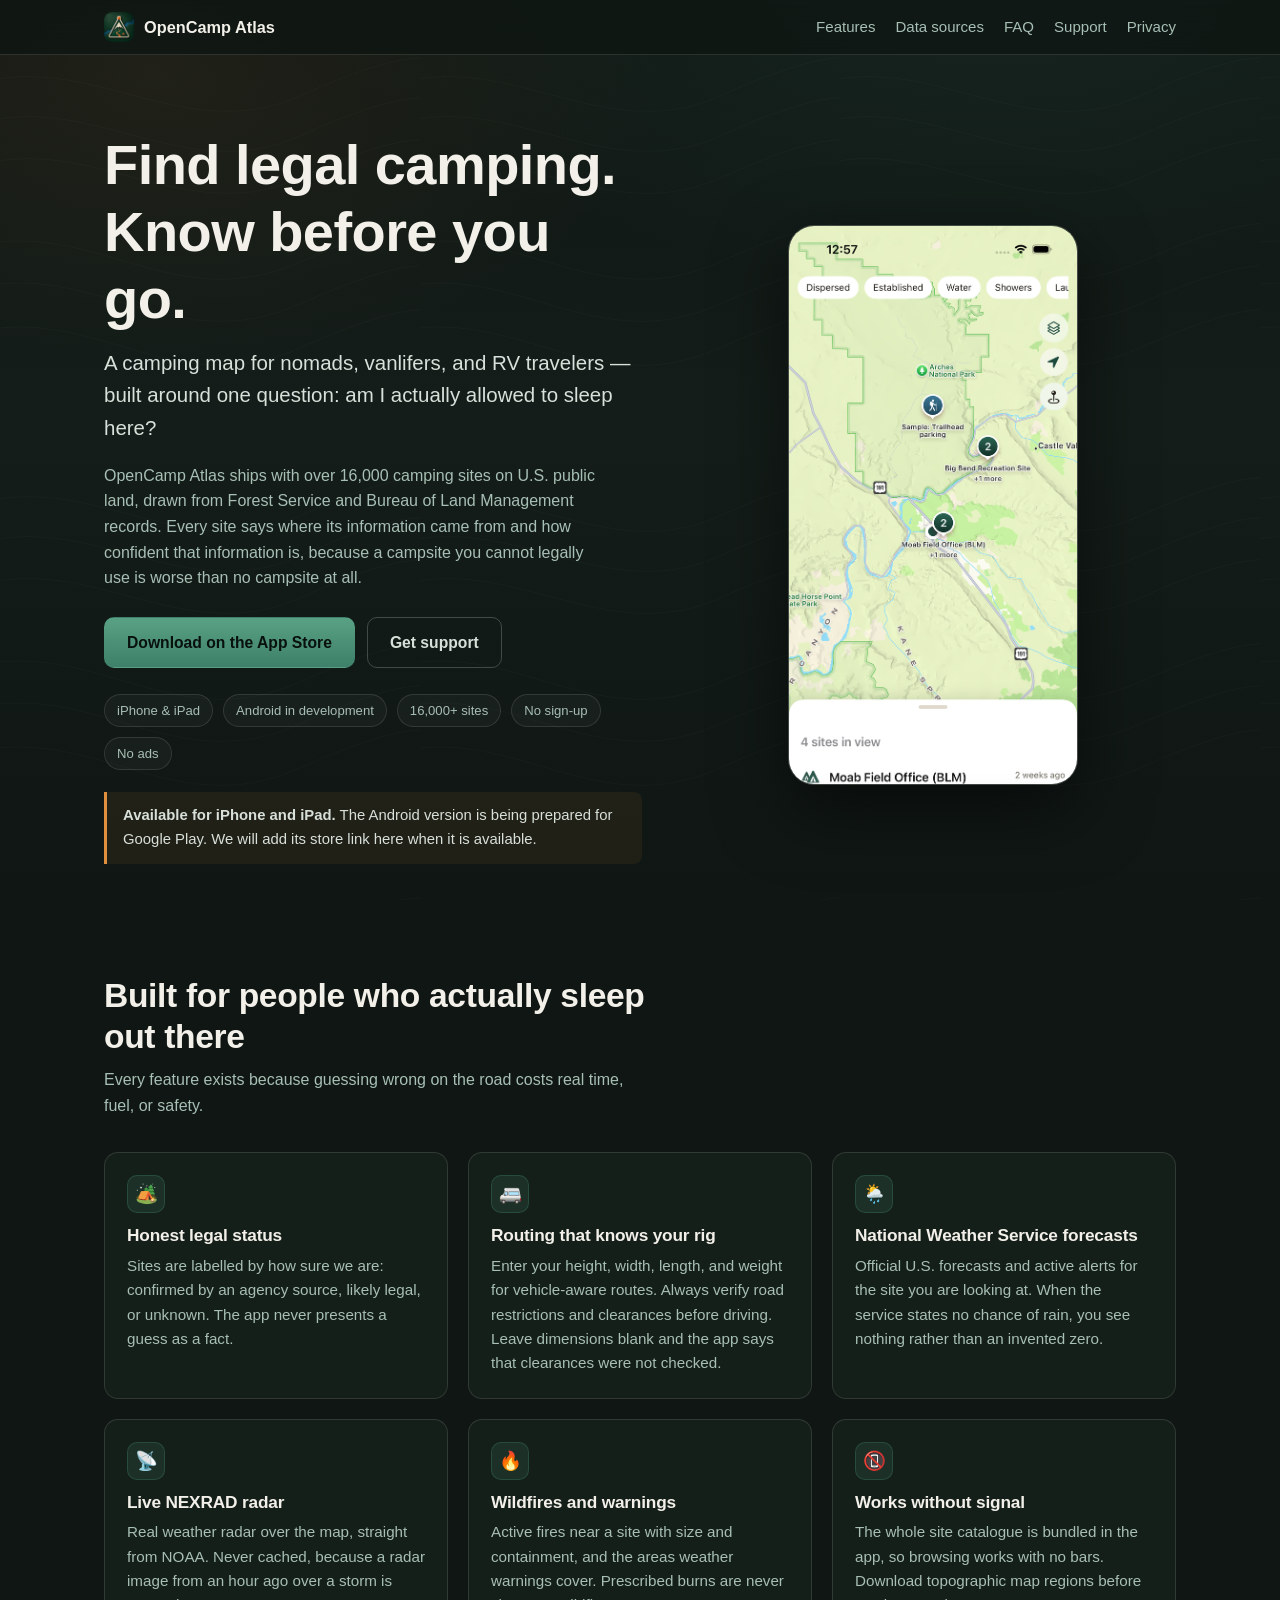
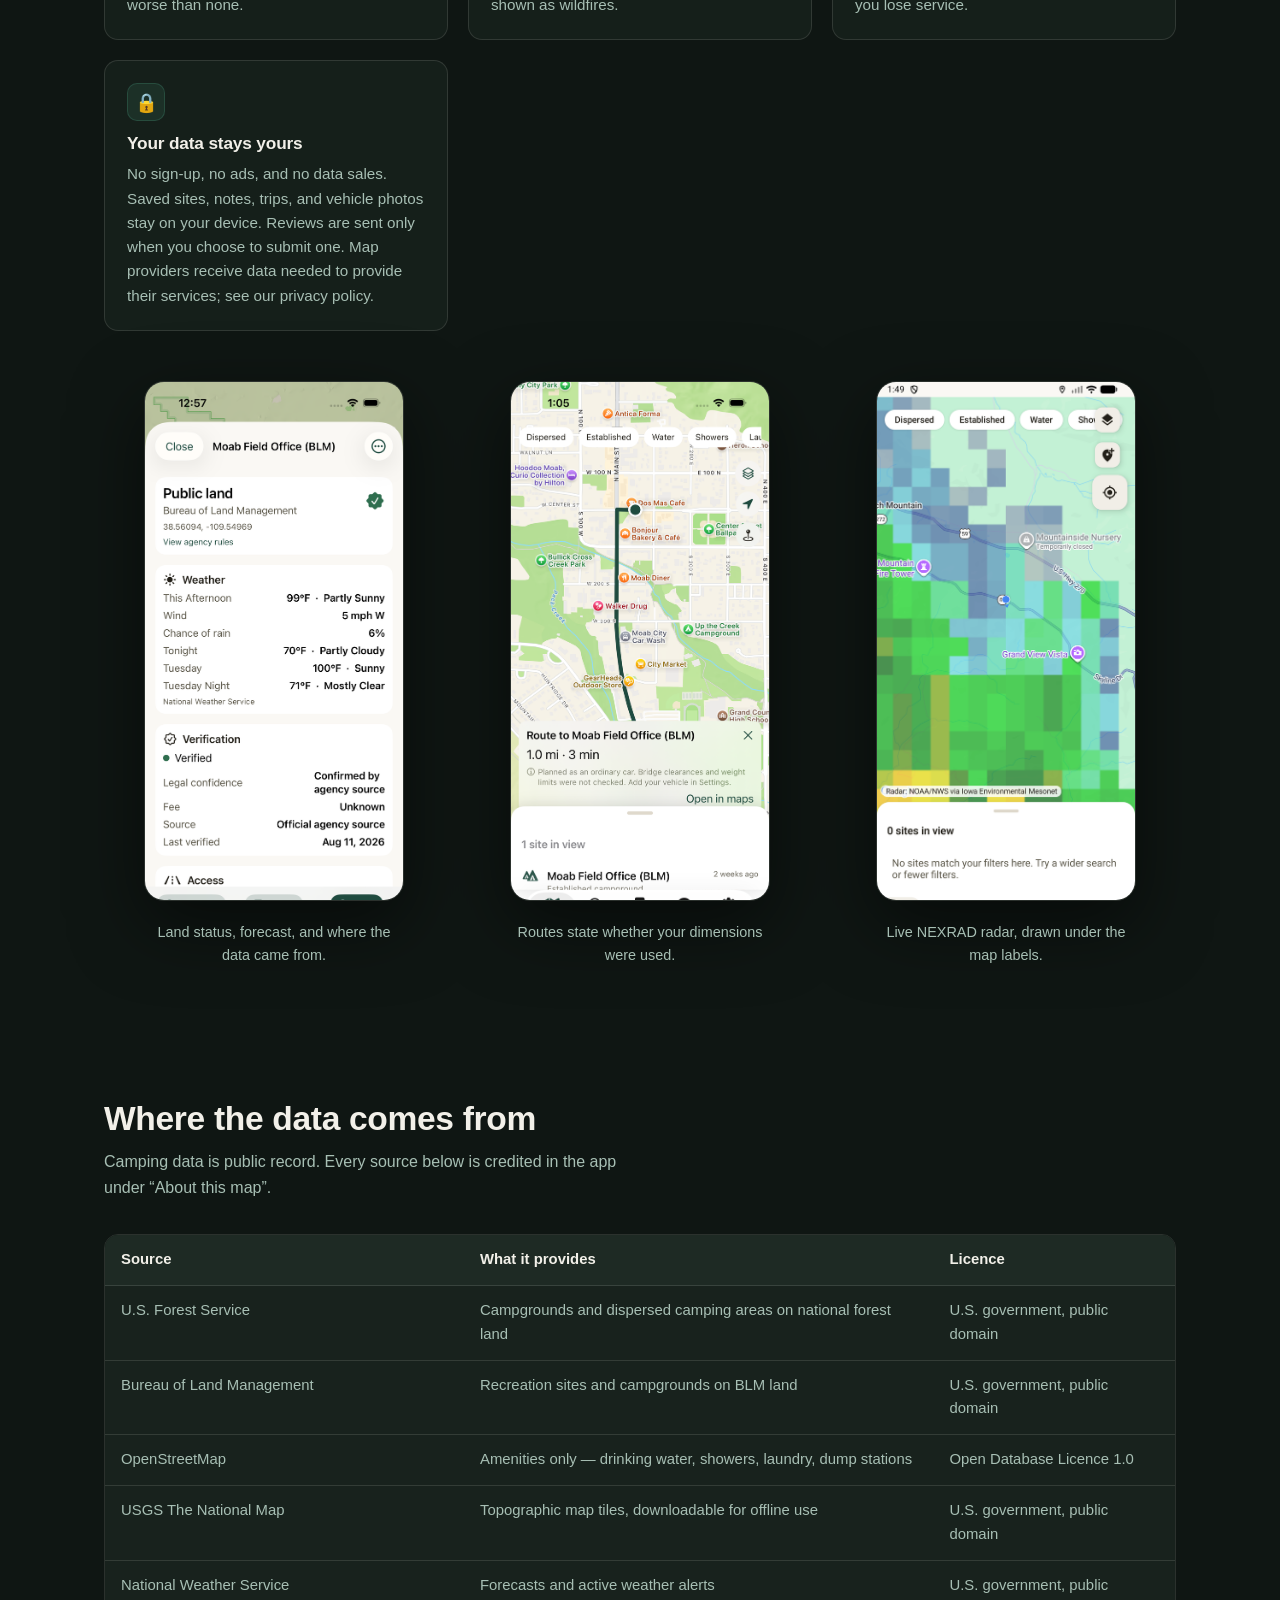
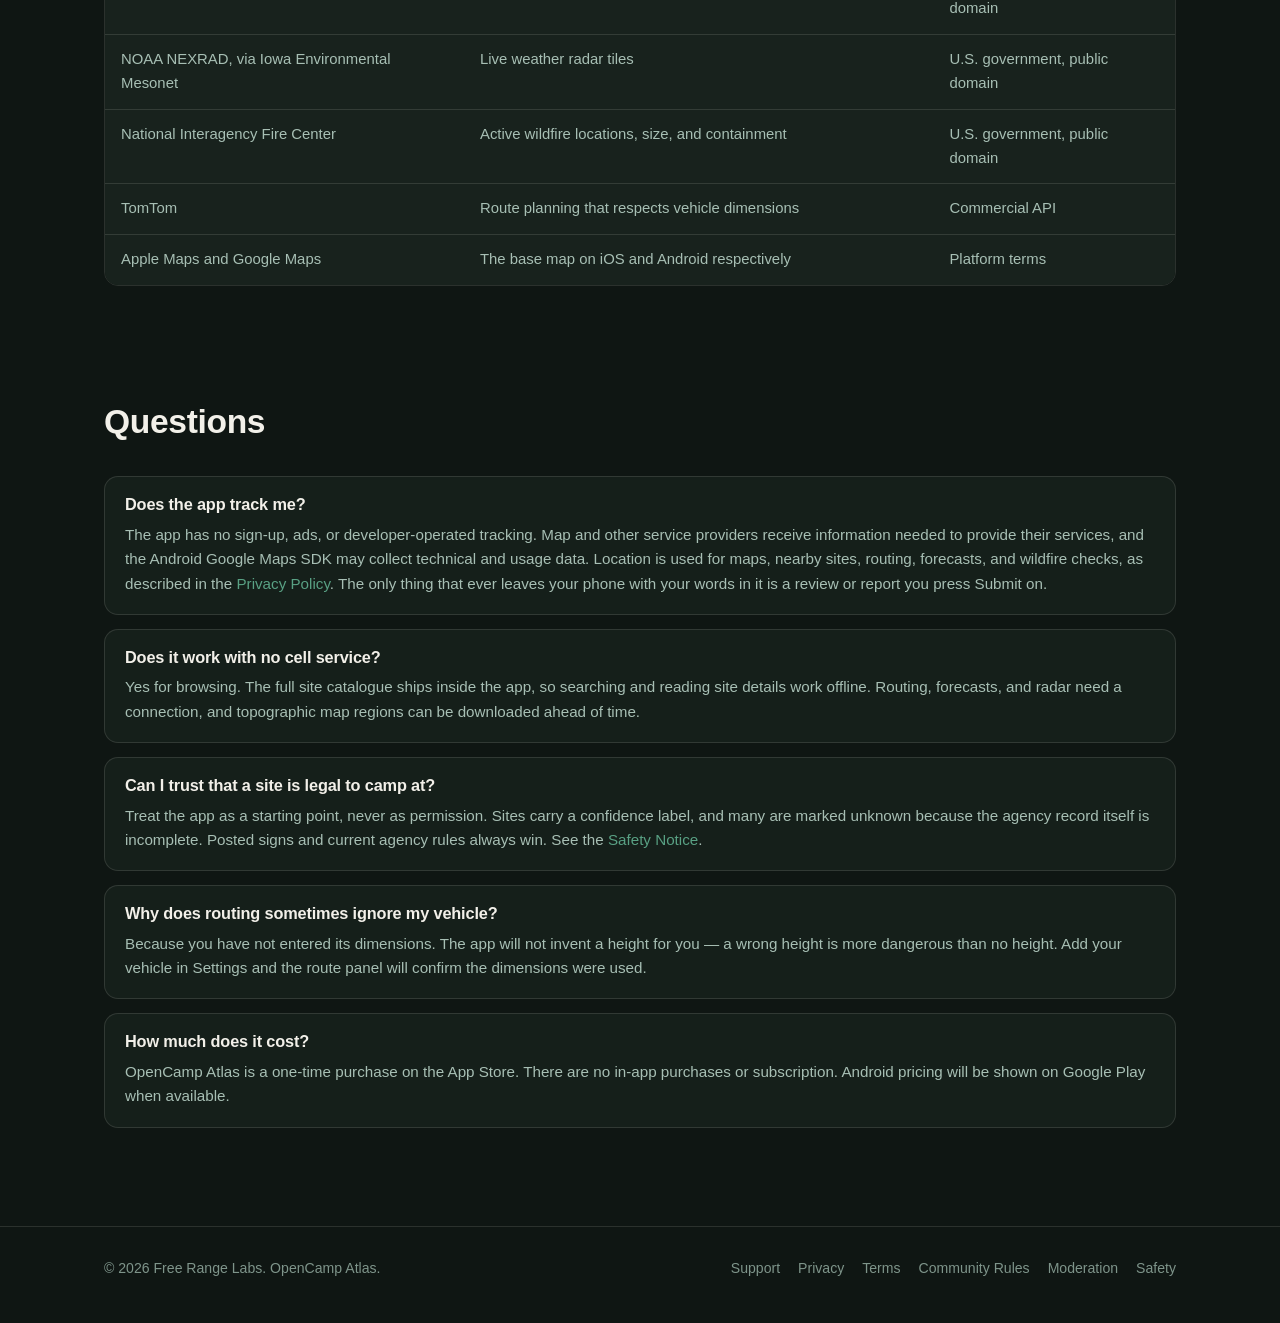
<file: index.html>
<!doctype html>
<html lang="en">
  <head>
    <meta charset="utf-8">
    <meta name="viewport" content="width=device-width, initial-scale=1">
    <title>OpenCamp Atlas — Find legal camping. Know before you go.</title>
    <meta name="description" content="OpenCamp Atlas maps over 16,000 dispersed and established camping sites on U.S. public land, with vehicle-aware routing, National Weather Service forecasts, live NEXRAD radar, and offline maps. No sign-up or ads.">
    <meta property="og:title" content="OpenCamp Atlas — Find legal camping. Know before you go.">
    <meta property="og:description" content="Over 16,000 camping sites on U.S. public land, with vehicle-aware routing, NWS forecasts, live radar, and offline maps. No sign-up or ads.">
    <meta property="og:type" content="website">
    <meta property="og:url" content="https://noktirnal42.github.io/opencamp-atlas/">
    <meta property="og:image" content="https://noktirnal42.github.io/opencamp-atlas/assets/og-image.png">
    <meta name="twitter:card" content="summary_large_image">
    <link rel="icon" type="image/png" sizes="32x32" href="assets/favicon.png">
    <link rel="apple-touch-icon" href="assets/apple-touch-icon.png">
    <link rel="stylesheet" href="styles.css">
  </head>
  <body>
    <header class="site-header">
      <nav class="nav" aria-label="Primary">
        <a class="brand" href="index.html">
          <img src="assets/app-icon-rounded.png" alt="" width="30" height="30">
          <span>OpenCamp Atlas</span>
        </a>
        <div class="nav-links">
          <a href="#features">Features</a>
          <a href="#data">Data sources</a>
          <a href="#faq">FAQ</a>
          <a href="support.html">Support</a>
          <a href="privacy.html">Privacy</a>
        </div>
      </nav>
    </header>

    <main>
      <section class="hero">
        <div class="wrap hero-grid">
          <div>
            <h1>Find legal camping.<br>Know before you go.</h1>
            <p class="hero-sub">A camping map for nomads, vanlifers, and RV travelers — built around one question: am I actually allowed to sleep here?</p>
            <p class="hero-copy">
              OpenCamp Atlas ships with over 16,000 camping sites on U.S. public land, drawn from
              Forest Service and Bureau of Land Management records. Every site says where its
              information came from and how confident that information is, because a campsite
              you cannot legally use is worse than no campsite at all.
            </p>
            <div class="cta-row">
              <a class="primary-button" href="https://apps.apple.com/us/app/opencamp-atlas/id6800853980">Download on the App Store</a>
              <a class="secondary-button" href="support.html">Get support</a>
            </div>
            <div class="hero-facts" aria-label="Highlights">
              <span>iPhone &amp; iPad</span>
              <span>Android in development</span>
              <span>16,000+ sites</span>
              <span>No sign-up</span>
              <span>No ads</span>
            </div>
            <p class="status-note">
              <strong>Available for iPhone and iPad.</strong> The Android version is being prepared for Google Play.
              We will add its store link here when it is available.
            </p>
          </div>
          <div class="shot-stack">
            <img class="shot" src="assets/screen-map.png" alt="The OpenCamp Atlas map showing clustered camping sites near Moab, Utah." width="603" height="1311" loading="eager">
          </div>
        </div>
      </section>

      <section id="features">
        <div class="wrap">
          <div class="section-head">
            <h2>Built for people who actually sleep out there</h2>
            <p>Every feature exists because guessing wrong on the road costs real time, fuel, or safety.</p>
          </div>
          <div class="feature-grid">
            <article class="feature">
              <div class="feature-icon" aria-hidden="true">🏕️</div>
              <h3>Honest legal status</h3>
              <p>Sites are labelled by how sure we are: confirmed by an agency source, likely legal, or unknown. The app never presents a guess as a fact.</p>
            </article>
            <article class="feature">
              <div class="feature-icon" aria-hidden="true">🚐</div>
              <h3>Routing that knows your rig</h3>
              <p>Enter your height, width, length, and weight for vehicle-aware routes. Always verify road restrictions and clearances before driving. Leave dimensions blank and the app says that clearances were not checked.</p>
            </article>
            <article class="feature">
              <div class="feature-icon" aria-hidden="true">🌦️</div>
              <h3>National Weather Service forecasts</h3>
              <p>Official U.S. forecasts and active alerts for the site you are looking at. When the service states no chance of rain, you see nothing rather than an invented zero.</p>
            </article>
            <article class="feature">
              <div class="feature-icon" aria-hidden="true">📡</div>
              <h3>Live NEXRAD radar</h3>
              <p>Real weather radar over the map, straight from NOAA. Never cached, because a radar image from an hour ago over a storm is worse than none.</p>
            </article>
            <article class="feature">
              <div class="feature-icon" aria-hidden="true">🔥</div>
              <h3>Wildfires and warnings</h3>
              <p>Active fires near a site with size and containment, and the areas weather warnings cover. Prescribed burns are never shown as wildfires.</p>
            </article>
            <article class="feature">
              <div class="feature-icon" aria-hidden="true">📵</div>
              <h3>Works without signal</h3>
              <p>The whole site catalogue is bundled in the app, so browsing works with no bars. Download topographic map regions before you lose service.</p>
            </article>
            <article class="feature">
              <div class="feature-icon" aria-hidden="true">🔒</div>
              <h3>Your data stays yours</h3>
              <p>No sign-up, no ads, and no data sales. Saved sites, notes, trips, and vehicle photos stay on your device. Reviews are sent only when you choose to submit one. Map providers receive data needed to provide their services; see our privacy policy.</p>
            </article>
          </div>

          <div class="shot-row">
            <figure class="shot-item">
              <img src="assets/screen-detail.png" alt="Site detail showing Bureau of Land Management status, a National Weather Service forecast, and verification information." width="603" height="1311" loading="lazy">
              <figcaption>Land status, forecast, and where the data came from.</figcaption>
            </figure>
            <figure class="shot-item">
              <img src="assets/screen-route.png" alt="A planned route drawn on the map with distance, travel time, and a note about vehicle dimensions." width="603" height="1311" loading="lazy">
              <figcaption>Routes state whether your dimensions were used.</figcaption>
            </figure>
            <figure class="shot-item">
              <img src="assets/screen-radar.png" alt="Live NEXRAD weather radar drawn over the map during a storm, with roads and place names still readable underneath." width="540" height="1200" loading="lazy">
              <figcaption>Live NEXRAD radar, drawn under the map labels.</figcaption>
            </figure>
          </div>
        </div>
      </section>

      <section id="data">
        <div class="wrap">
          <div class="section-head">
            <h2>Where the data comes from</h2>
            <p>Camping data is public record. Every source below is credited in the app under “About this map”.</p>
          </div>
          <div class="table-scroll">
            <table>
              <thead>
                <tr><th>Source</th><th>What it provides</th><th>Licence</th></tr>
              </thead>
              <tbody>
                <tr>
                  <td>U.S. Forest Service</td>
                  <td>Campgrounds and dispersed camping areas on national forest land</td>
                  <td>U.S. government, public domain</td>
                </tr>
                <tr>
                  <td>Bureau of Land Management</td>
                  <td>Recreation sites and campgrounds on BLM land</td>
                  <td>U.S. government, public domain</td>
                </tr>
                <tr>
                  <td>OpenStreetMap</td>
                  <td>Amenities only — drinking water, showers, laundry, dump stations</td>
                  <td>Open Database Licence 1.0</td>
                </tr>
                <tr>
                  <td>USGS The National Map</td>
                  <td>Topographic map tiles, downloadable for offline use</td>
                  <td>U.S. government, public domain</td>
                </tr>
                <tr>
                  <td>National Weather Service</td>
                  <td>Forecasts and active weather alerts</td>
                  <td>U.S. government, public domain</td>
                </tr>
                <tr>
                  <td>NOAA NEXRAD, via Iowa Environmental Mesonet</td>
                  <td>Live weather radar tiles</td>
                  <td>U.S. government, public domain</td>
                </tr>
                <tr>
                  <td>National Interagency Fire Center</td>
                  <td>Active wildfire locations, size, and containment</td>
                  <td>U.S. government, public domain</td>
                </tr>
                <tr>
                  <td>TomTom</td>
                  <td>Route planning that respects vehicle dimensions</td>
                  <td>Commercial API</td>
                </tr>
                <tr>
                  <td>Apple Maps and Google Maps</td>
                  <td>The base map on iOS and Android respectively</td>
                  <td>Platform terms</td>
                </tr>
              </tbody>
            </table>
          </div>
        </div>
      </section>

      <section id="faq">
        <div class="wrap">
          <div class="section-head">
            <h2>Questions</h2>
          </div>
          <div class="faq-list">
            <article class="faq-item">
              <h3>Does the app track me?</h3>
              <p>The app has no sign-up, ads, or developer-operated tracking. Map and other service providers receive information needed to provide their services, and the Android Google Maps SDK may collect technical and usage data. Location is used for maps, nearby sites, routing, forecasts, and wildfire checks, as described in the <a href="privacy.html">Privacy Policy</a>. The only thing that ever leaves your phone with your words in it is a review or report you press Submit on.</p>
            </article>
            <article class="faq-item">
              <h3>Does it work with no cell service?</h3>
              <p>Yes for browsing. The full site catalogue ships inside the app, so searching and reading site details work offline. Routing, forecasts, and radar need a connection, and topographic map regions can be downloaded ahead of time.</p>
            </article>
            <article class="faq-item">
              <h3>Can I trust that a site is legal to camp at?</h3>
              <p>Treat the app as a starting point, never as permission. Sites carry a confidence label, and many are marked unknown because the agency record itself is incomplete. Posted signs and current agency rules always win. See the <a href="safety.html">Safety Notice</a>.</p>
            </article>
            <article class="faq-item">
              <h3>Why does routing sometimes ignore my vehicle?</h3>
              <p>Because you have not entered its dimensions. The app will not invent a height for you — a wrong height is more dangerous than no height. Add your vehicle in Settings and the route panel will confirm the dimensions were used.</p>
            </article>
            <article class="faq-item">
              <h3>How much does it cost?</h3>
              <p>OpenCamp Atlas is a one-time purchase on the App Store. There are no in-app purchases or subscription. Android pricing will be shown on Google Play when available.</p>
            </article>
          </div>
        </div>
      </section>
    </main>

    <footer class="footer">
      <div class="footer-inner">
        <p>© 2026 Free Range Labs. OpenCamp Atlas.</p>
        <div class="footer-links">
          <a href="support.html">Support</a>
          <a href="privacy.html">Privacy</a>
          <a href="terms.html">Terms</a>
          <a href="community-rules.html">Community Rules</a>
          <a href="moderation.html">Moderation</a>
          <a href="safety.html">Safety</a>
        </div>
      </div>
    </footer>
  </body>
</html>
</file>
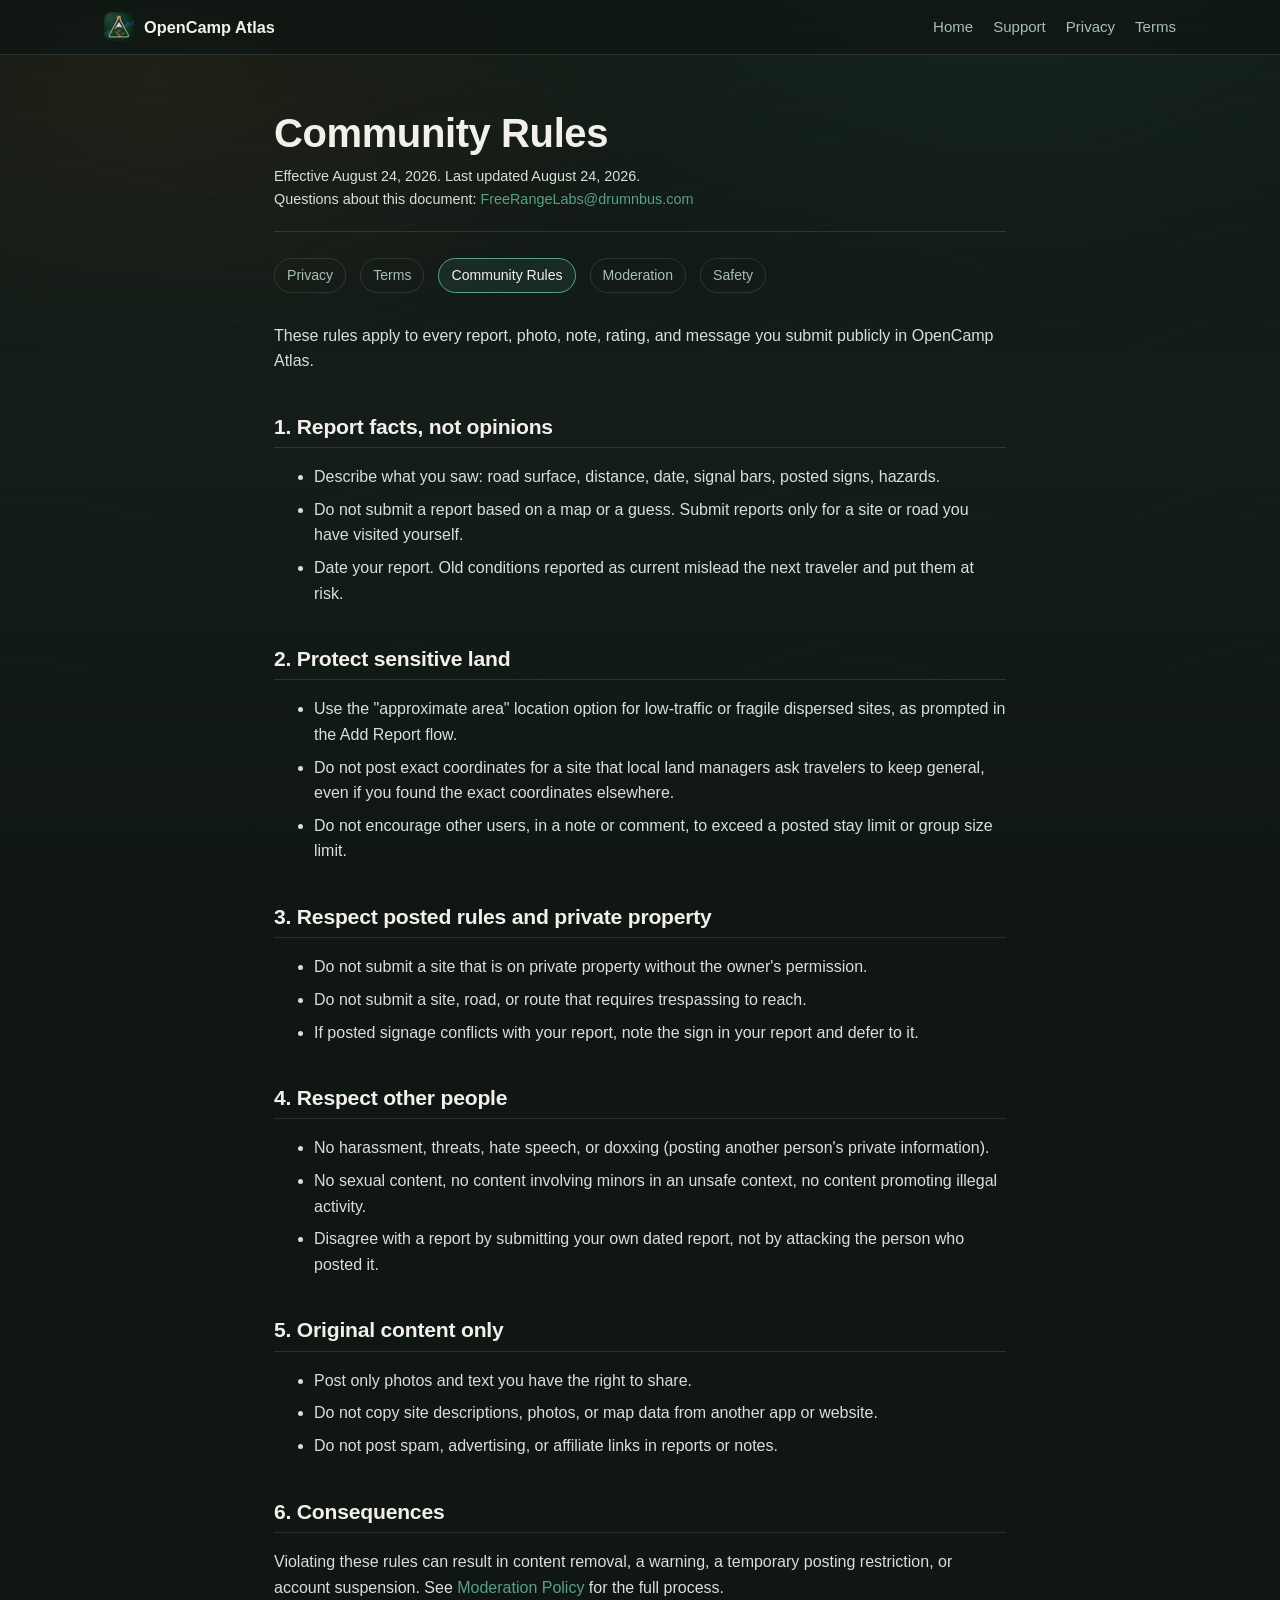
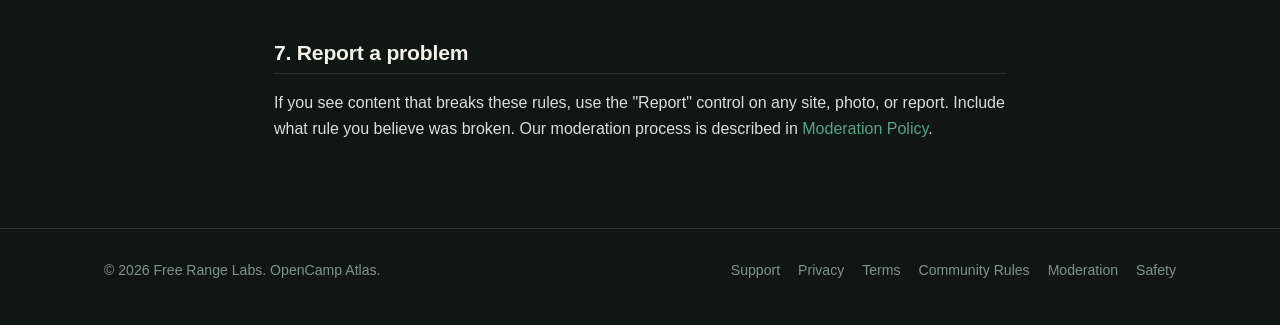
<file: community-rules.html>
<!doctype html>
<html lang="en">
  <head>
    <meta charset="utf-8">
    <meta name="viewport" content="width=device-width, initial-scale=1">
    <title>Community Rules — OpenCamp Atlas</title>
    <meta name="description" content="Community Rules for OpenCamp Atlas, the camping map for nomads, vanlifers, and RV travelers.">
    <meta property="og:title" content="Community Rules — OpenCamp Atlas">
    <meta property="og:description" content="Community Rules for OpenCamp Atlas, the camping map for nomads, vanlifers, and RV travelers.">
    <meta property="og:type" content="article">
    <meta property="og:url" content="https://noktirnal42.github.io/opencamp-atlas/community-rules.html">
    <meta property="og:image" content="https://noktirnal42.github.io/opencamp-atlas/assets/og-image.png">
    <link rel="icon" type="image/png" sizes="32x32" href="assets/favicon.png">
    <link rel="apple-touch-icon" href="assets/apple-touch-icon.png">
    <link rel="stylesheet" href="styles.css">
  </head>
  <body>
    <header class="site-header">
      <nav class="nav" aria-label="Primary">
        <a class="brand" href="index.html">
          <img src="assets/app-icon-rounded.png" alt="" width="30" height="30">
          <span>OpenCamp Atlas</span>
        </a>
        <div class="nav-links">
          <a href="index.html">Home</a>
          <a href="support.html">Support</a>
          <a href="privacy.html">Privacy</a>
          <a href="terms.html">Terms</a>
        </div>
      </nav>
    </header>

    <main class="legal-main">
      <h1>Community Rules</h1>
      <p class="doc-meta">Effective August 24, 2026. Last updated August 24, 2026.<br>
        Questions about this document: <a href="mailto:FreeRangeLabs@drumnbus.com">FreeRangeLabs@drumnbus.com</a></p>
      <nav class="doc-nav" aria-label="Legal documents">
        <a href="privacy.html">Privacy</a>
        <a href="terms.html">Terms</a>
        <a href="community-rules.html" aria-current="page">Community Rules</a>
        <a href="moderation.html">Moderation</a>
        <a href="safety.html">Safety</a>
      </nav>
      <p>These rules apply to every report, photo, note, rating, and message you
      submit publicly in OpenCamp Atlas.</p>
      <h2>1. Report facts, not opinions</h2>
      <ul>
      <li>Describe what you saw: road surface, distance, date, signal bars,
        posted signs, hazards.</li>
      <li>Do not submit a report based on a map or a guess. Submit reports only
        for a site or road you have visited yourself.</li>
      <li>Date your report. Old conditions reported as current mislead the next
        traveler and put them at risk.</li>
      </ul>
      <h2>2. Protect sensitive land</h2>
      <ul>
      <li>Use the "approximate area" location option for low-traffic or fragile
        dispersed sites, as prompted in the Add Report flow.</li>
      <li>Do not post exact coordinates for a site that local land managers ask
        travelers to keep general, even if you found the exact coordinates
        elsewhere.</li>
      <li>Do not encourage other users, in a note or comment, to exceed a posted
        stay limit or group size limit.</li>
      </ul>
      <h2>3. Respect posted rules and private property</h2>
      <ul>
      <li>Do not submit a site that is on private property without the owner's
        permission.</li>
      <li>Do not submit a site, road, or route that requires trespassing to
        reach.</li>
      <li>If posted signage conflicts with your report, note the sign in your
        report and defer to it.</li>
      </ul>
      <h2>4. Respect other people</h2>
      <ul>
      <li>No harassment, threats, hate speech, or doxxing (posting another
        person's private information).</li>
      <li>No sexual content, no content involving minors in an unsafe context,
        no content promoting illegal activity.</li>
      <li>Disagree with a report by submitting your own dated report, not by
        attacking the person who posted it.</li>
      </ul>
      <h2>5. Original content only</h2>
      <ul>
      <li>Post only photos and text you have the right to share.</li>
      <li>Do not copy site descriptions, photos, or map data from another app or
        website.</li>
      <li>Do not post spam, advertising, or affiliate links in reports or notes.</li>
      </ul>
      <h2>6. Consequences</h2>
      <p>Violating these rules can result in content removal, a warning, a
      temporary posting restriction, or account suspension. See
      <a href="moderation.html">Moderation Policy</a> for the full process.</p>
      <h2>7. Report a problem</h2>
      <p>If you see content that breaks these rules, use the "Report" control on
      any site, photo, or report. Include what rule you believe was broken.
      Our moderation process is described in
      <a href="moderation.html">Moderation Policy</a>.</p>
    </main>

    <footer class="footer">
      <div class="footer-inner">
        <p>© 2026 Free Range Labs. OpenCamp Atlas.</p>
        <div class="footer-links">
          <a href="support.html">Support</a>
          <a href="privacy.html">Privacy</a>
          <a href="terms.html">Terms</a>
          <a href="community-rules.html">Community Rules</a>
          <a href="moderation.html">Moderation</a>
          <a href="safety.html">Safety</a>
        </div>
      </div>
    </footer>
  </body>
</html>
</file>
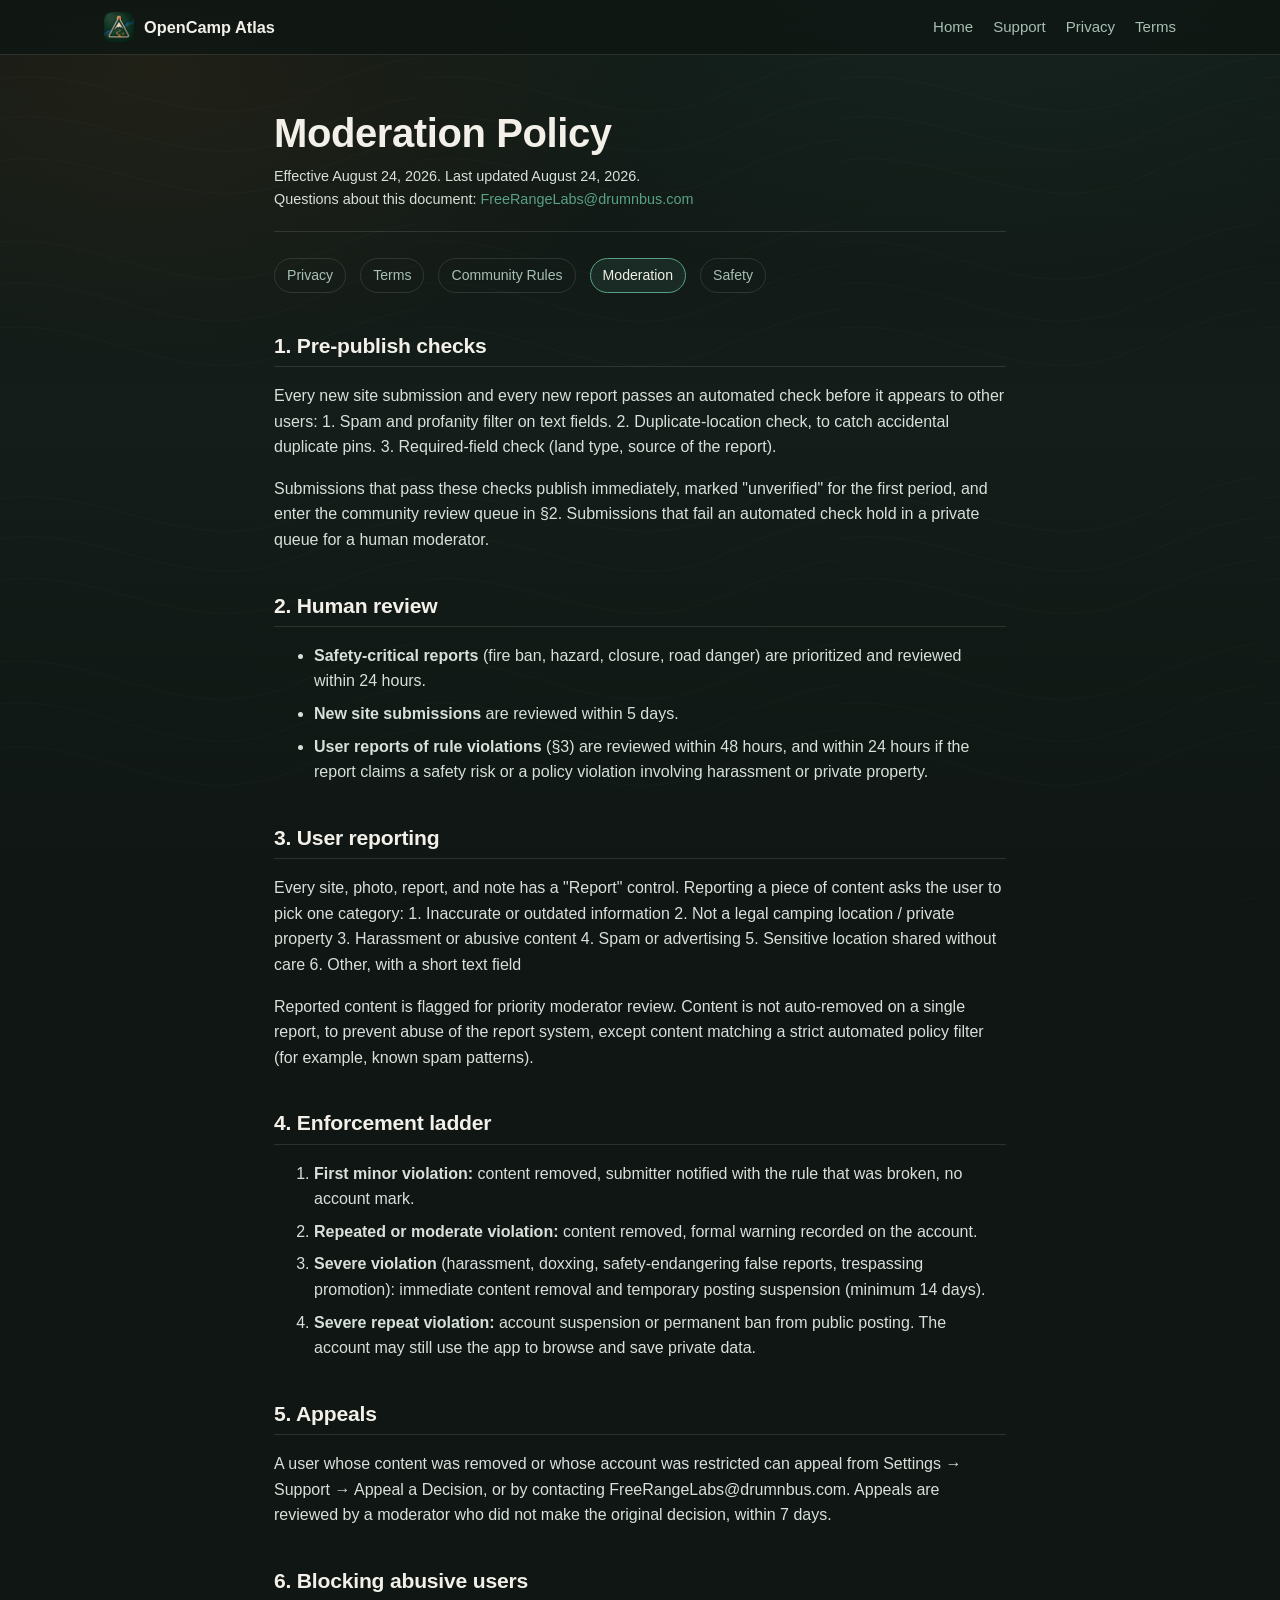
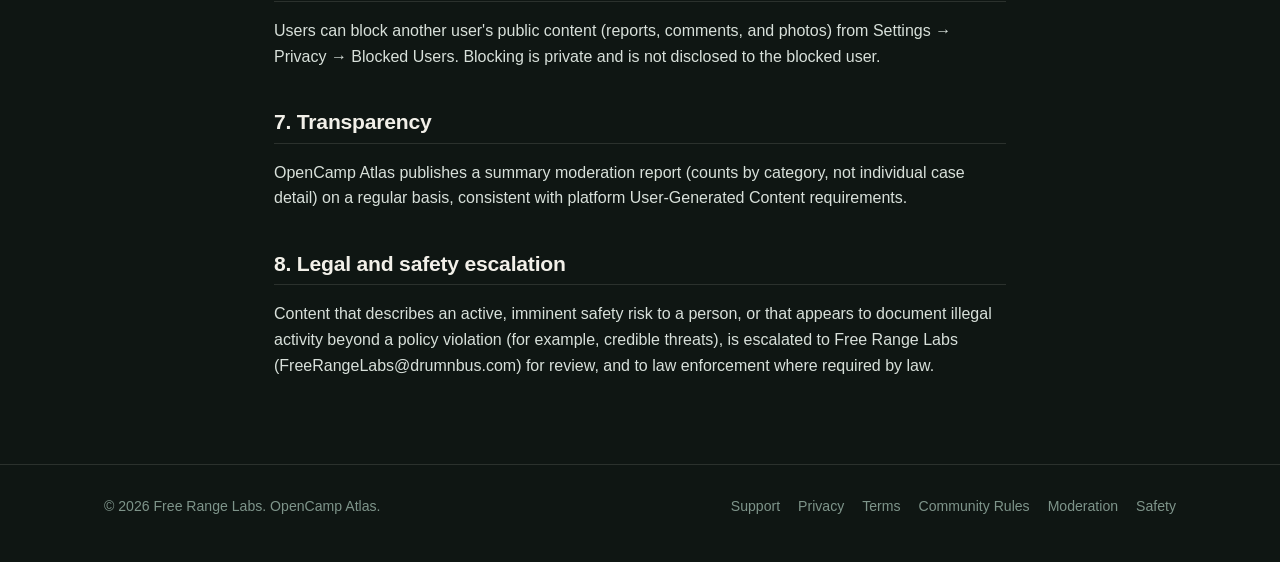
<file: moderation.html>
<!doctype html>
<html lang="en">
  <head>
    <meta charset="utf-8">
    <meta name="viewport" content="width=device-width, initial-scale=1">
    <title>Moderation Policy — OpenCamp Atlas</title>
    <meta name="description" content="Moderation Policy for OpenCamp Atlas, the camping map for nomads, vanlifers, and RV travelers.">
    <meta property="og:title" content="Moderation Policy — OpenCamp Atlas">
    <meta property="og:description" content="Moderation Policy for OpenCamp Atlas, the camping map for nomads, vanlifers, and RV travelers.">
    <meta property="og:type" content="article">
    <meta property="og:url" content="https://noktirnal42.github.io/opencamp-atlas/moderation.html">
    <meta property="og:image" content="https://noktirnal42.github.io/opencamp-atlas/assets/og-image.png">
    <link rel="icon" type="image/png" sizes="32x32" href="assets/favicon.png">
    <link rel="apple-touch-icon" href="assets/apple-touch-icon.png">
    <link rel="stylesheet" href="styles.css">
  </head>
  <body>
    <header class="site-header">
      <nav class="nav" aria-label="Primary">
        <a class="brand" href="index.html">
          <img src="assets/app-icon-rounded.png" alt="" width="30" height="30">
          <span>OpenCamp Atlas</span>
        </a>
        <div class="nav-links">
          <a href="index.html">Home</a>
          <a href="support.html">Support</a>
          <a href="privacy.html">Privacy</a>
          <a href="terms.html">Terms</a>
        </div>
      </nav>
    </header>

    <main class="legal-main">
      <h1>Moderation Policy</h1>
      <p class="doc-meta">Effective August 24, 2026. Last updated August 24, 2026.<br>
        Questions about this document: <a href="mailto:FreeRangeLabs@drumnbus.com">FreeRangeLabs@drumnbus.com</a></p>
      <nav class="doc-nav" aria-label="Legal documents">
        <a href="privacy.html">Privacy</a>
        <a href="terms.html">Terms</a>
        <a href="community-rules.html">Community Rules</a>
        <a href="moderation.html" aria-current="page">Moderation</a>
        <a href="safety.html">Safety</a>
      </nav>
      <h2>1. Pre-publish checks</h2>
      <p>Every new site submission and every new report passes an automated check
      before it appears to other users:
      1. Spam and profanity filter on text fields.
      2. Duplicate-location check, to catch accidental duplicate pins.
      3. Required-field check (land type, source of the report).</p>
      <p>Submissions that pass these checks publish immediately, marked
      "unverified" for the first period, and enter the community review queue
      in §2. Submissions that fail an automated check hold in a private queue
      for a human moderator.</p>
      <h2>2. Human review</h2>
      <ul>
      <li><strong>Safety-critical reports</strong> (fire ban, hazard, closure, road danger)
        are prioritized and reviewed within 24 hours.</li>
      <li><strong>New site submissions</strong> are reviewed within 5 days.</li>
      <li><strong>User reports of rule violations</strong> (§3) are reviewed within 48 hours,
        and within 24 hours if the report claims a safety risk or a policy
        violation involving harassment or private property.</li>
      </ul>
      <h2>3. User reporting</h2>
      <p>Every site, photo, report, and note has a "Report" control. Reporting
      a piece of content asks the user to pick one category:
      1. Inaccurate or outdated information
      2. Not a legal camping location / private property
      3. Harassment or abusive content
      4. Spam or advertising
      5. Sensitive location shared without care
      6. Other, with a short text field</p>
      <p>Reported content is flagged for priority moderator review. Content is
      not auto-removed on a single report, to prevent abuse of the report
      system, except content matching a strict automated policy filter (for
      example, known spam patterns).</p>
      <h2>4. Enforcement ladder</h2>
      <ol>
      <li><strong>First minor violation:</strong> content removed, submitter notified with
         the rule that was broken, no account mark.</li>
      <li><strong>Repeated or moderate violation:</strong> content removed, formal warning
         recorded on the account.</li>
      <li><strong>Severe violation</strong> (harassment, doxxing, safety-endangering false
         reports, trespassing promotion): immediate content removal and
         temporary posting suspension (minimum 14 days).</li>
      <li><strong>Severe repeat violation:</strong> account suspension or permanent ban from
         public posting. The account may still use the app to browse and save
         private data.</li>
      </ol>
      <h2>5. Appeals</h2>
      <p>A user whose content was removed or whose account was restricted can
      appeal from Settings → Support → Appeal a Decision, or by contacting
      FreeRangeLabs@drumnbus.com. Appeals are reviewed by a moderator who did not
      make the original decision, within 7 days.</p>
      <h2>6. Blocking abusive users</h2>
      <p>Users can block another user's public content (reports, comments, and
      photos) from Settings → Privacy → Blocked Users. Blocking is private and
      is not disclosed to the blocked user.</p>
      <h2>7. Transparency</h2>
      <p>OpenCamp Atlas publishes a summary moderation report (counts by
      category, not individual case detail) on a regular basis, consistent
      with platform User-Generated Content requirements.</p>
      <h2>8. Legal and safety escalation</h2>
      <p>Content that describes an active, imminent safety risk to a person, or
      that appears to document illegal activity beyond a policy violation
      (for example, credible threats), is escalated to Free Range Labs (FreeRangeLabs@drumnbus.com) for review, and to law enforcement where required by law.</p>
    </main>

    <footer class="footer">
      <div class="footer-inner">
        <p>© 2026 Free Range Labs. OpenCamp Atlas.</p>
        <div class="footer-links">
          <a href="support.html">Support</a>
          <a href="privacy.html">Privacy</a>
          <a href="terms.html">Terms</a>
          <a href="community-rules.html">Community Rules</a>
          <a href="moderation.html">Moderation</a>
          <a href="safety.html">Safety</a>
        </div>
      </div>
    </footer>
  </body>
</html>
</file>
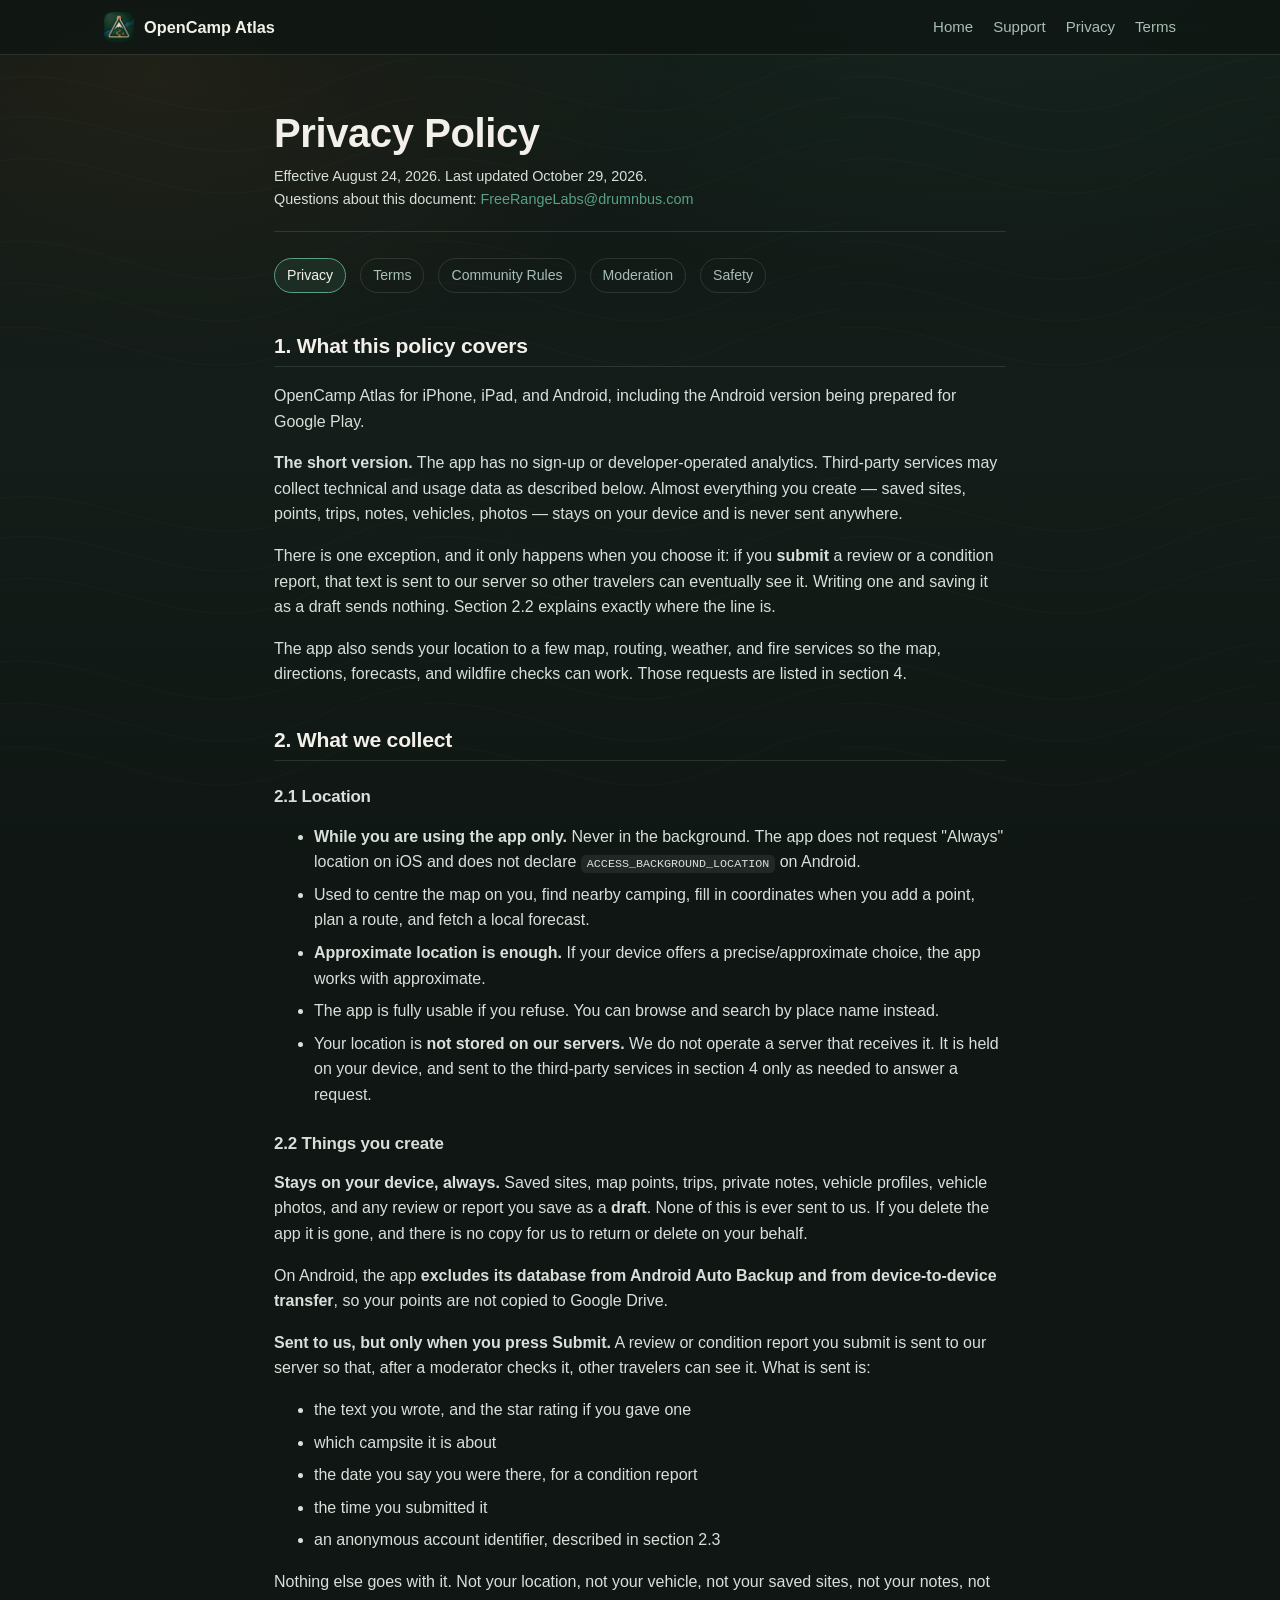
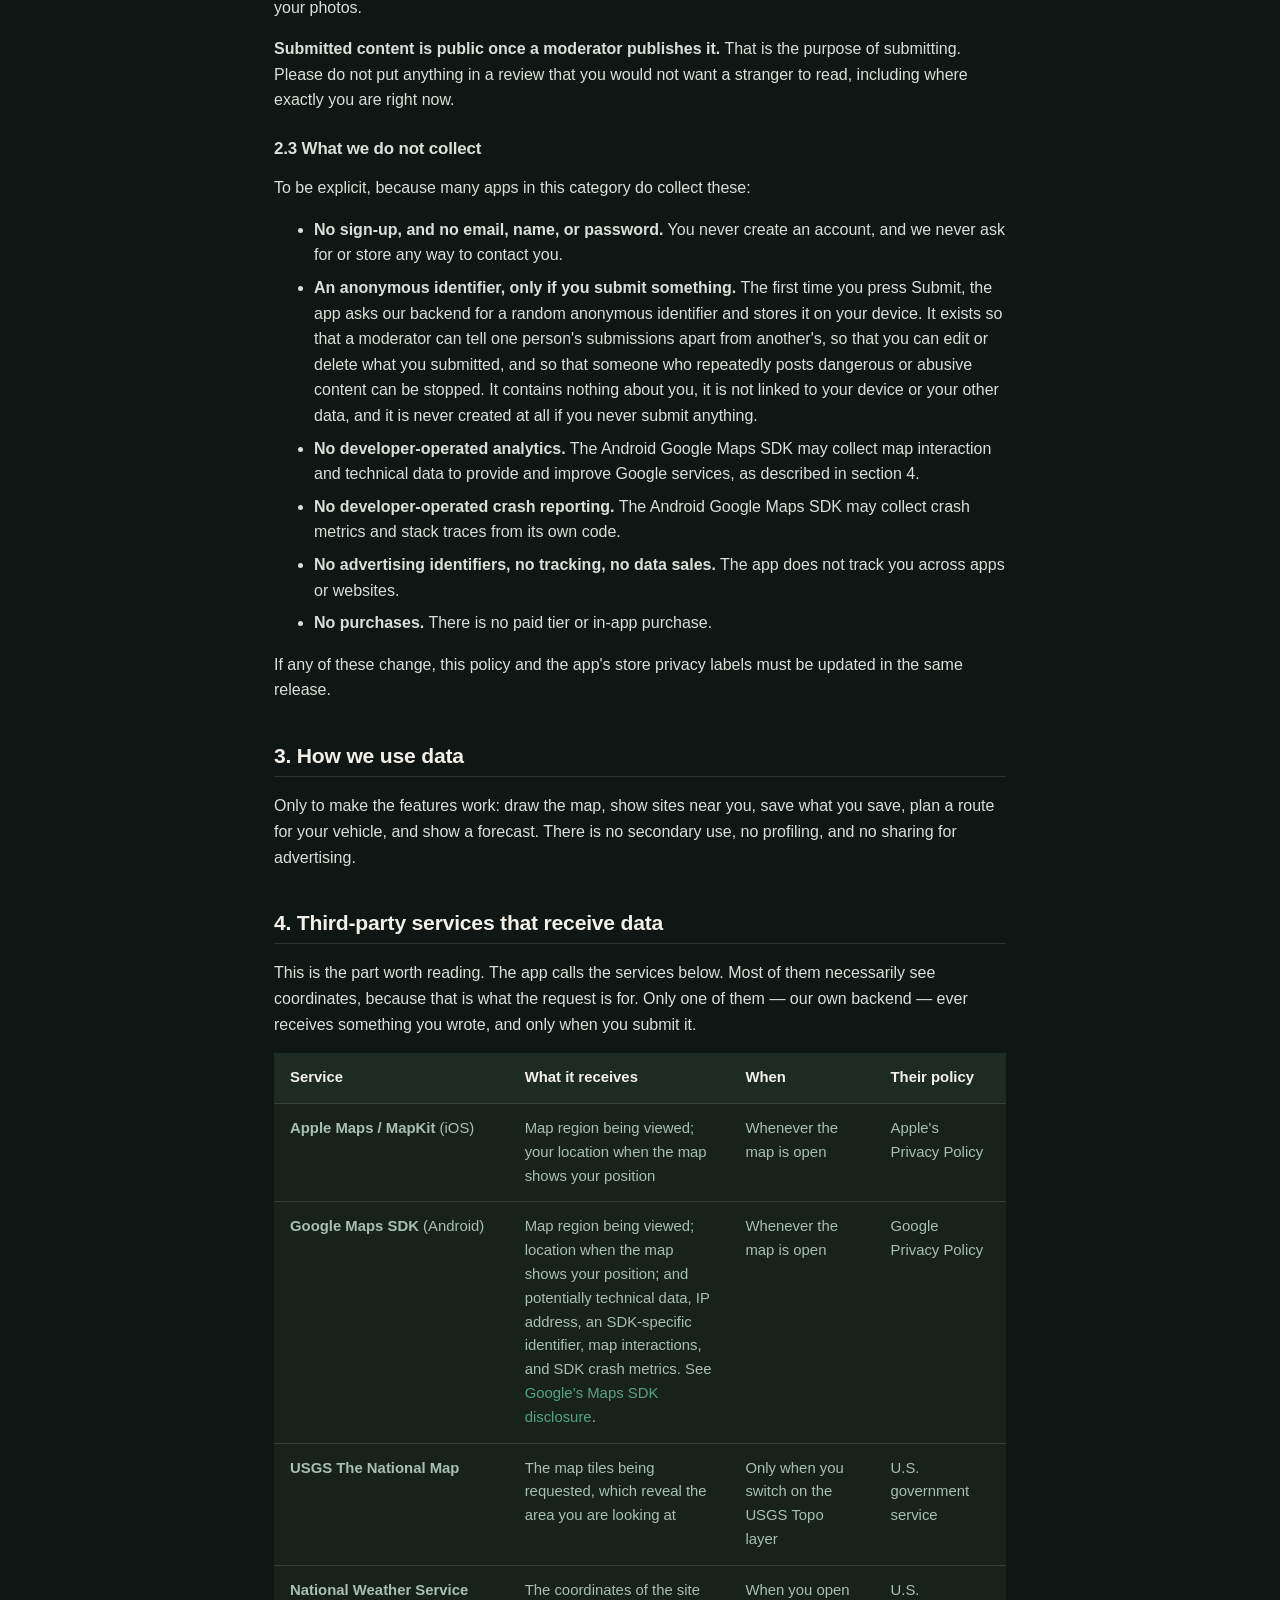
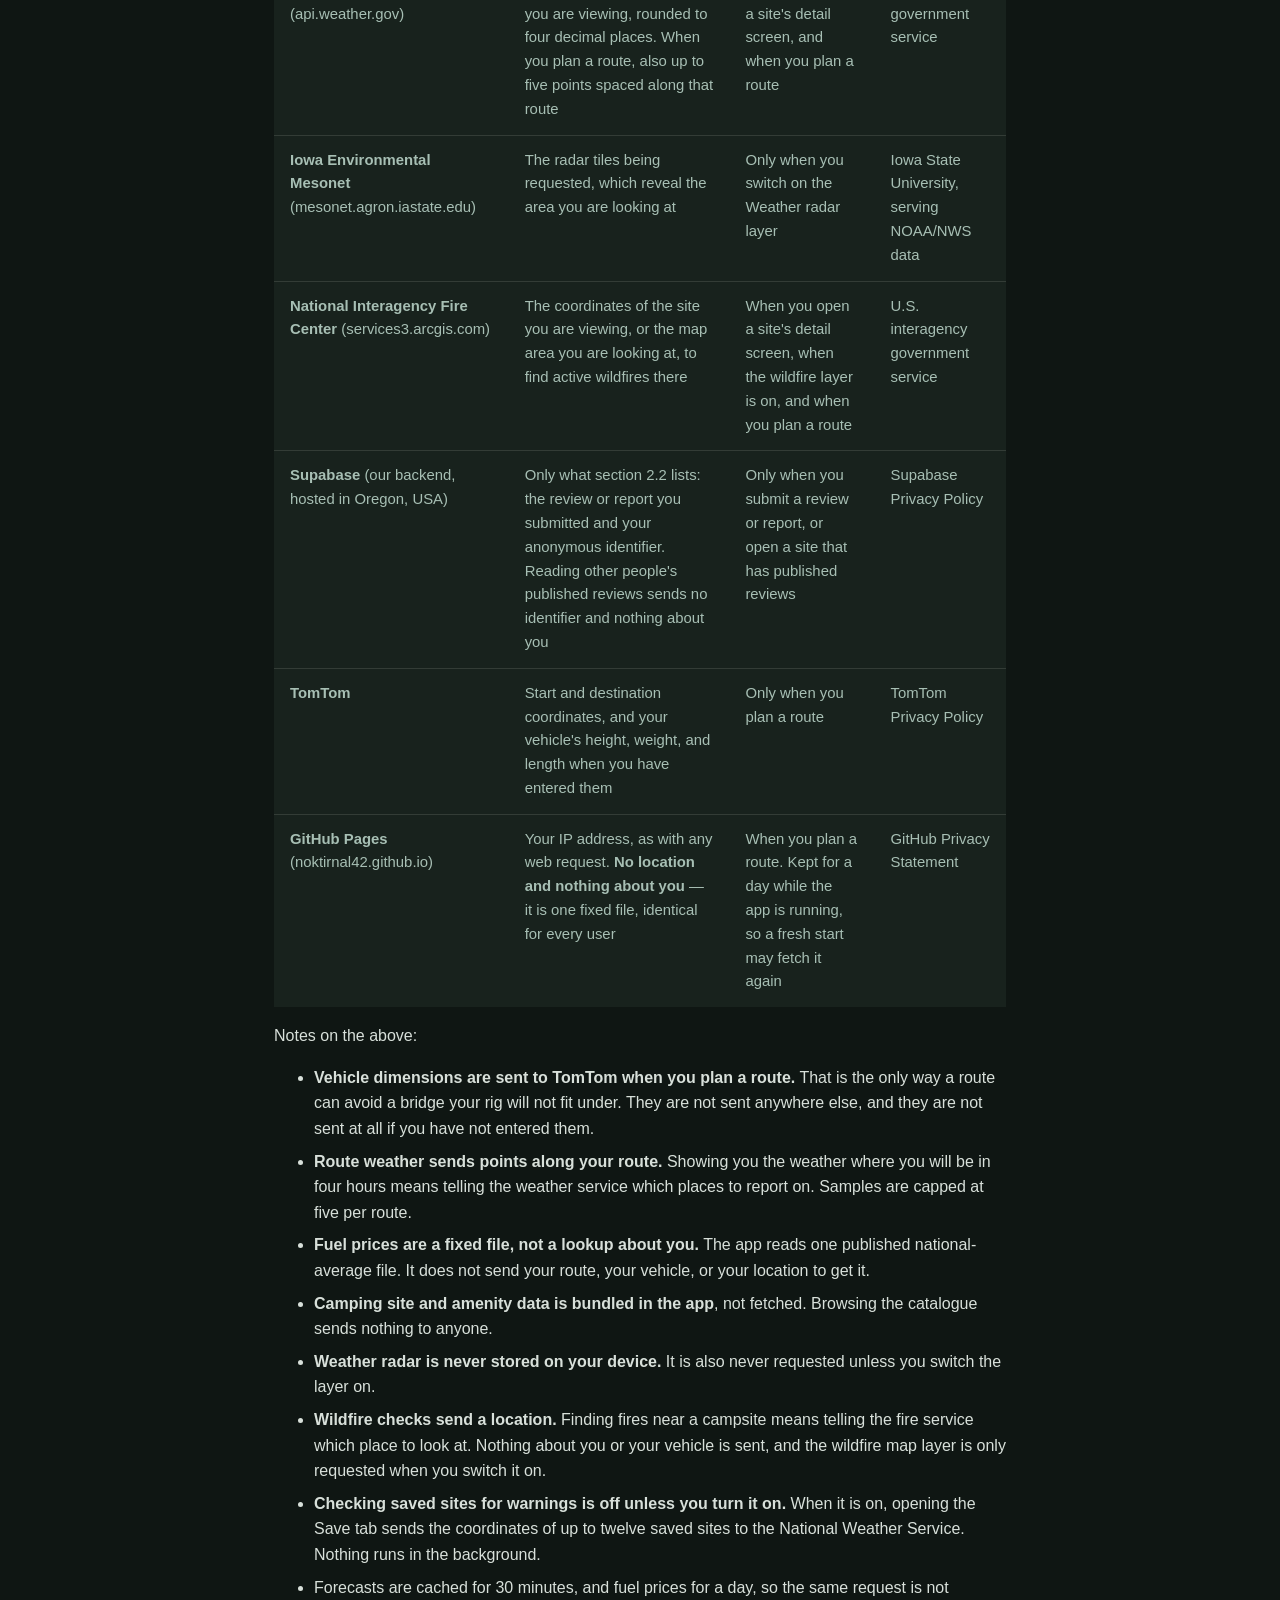
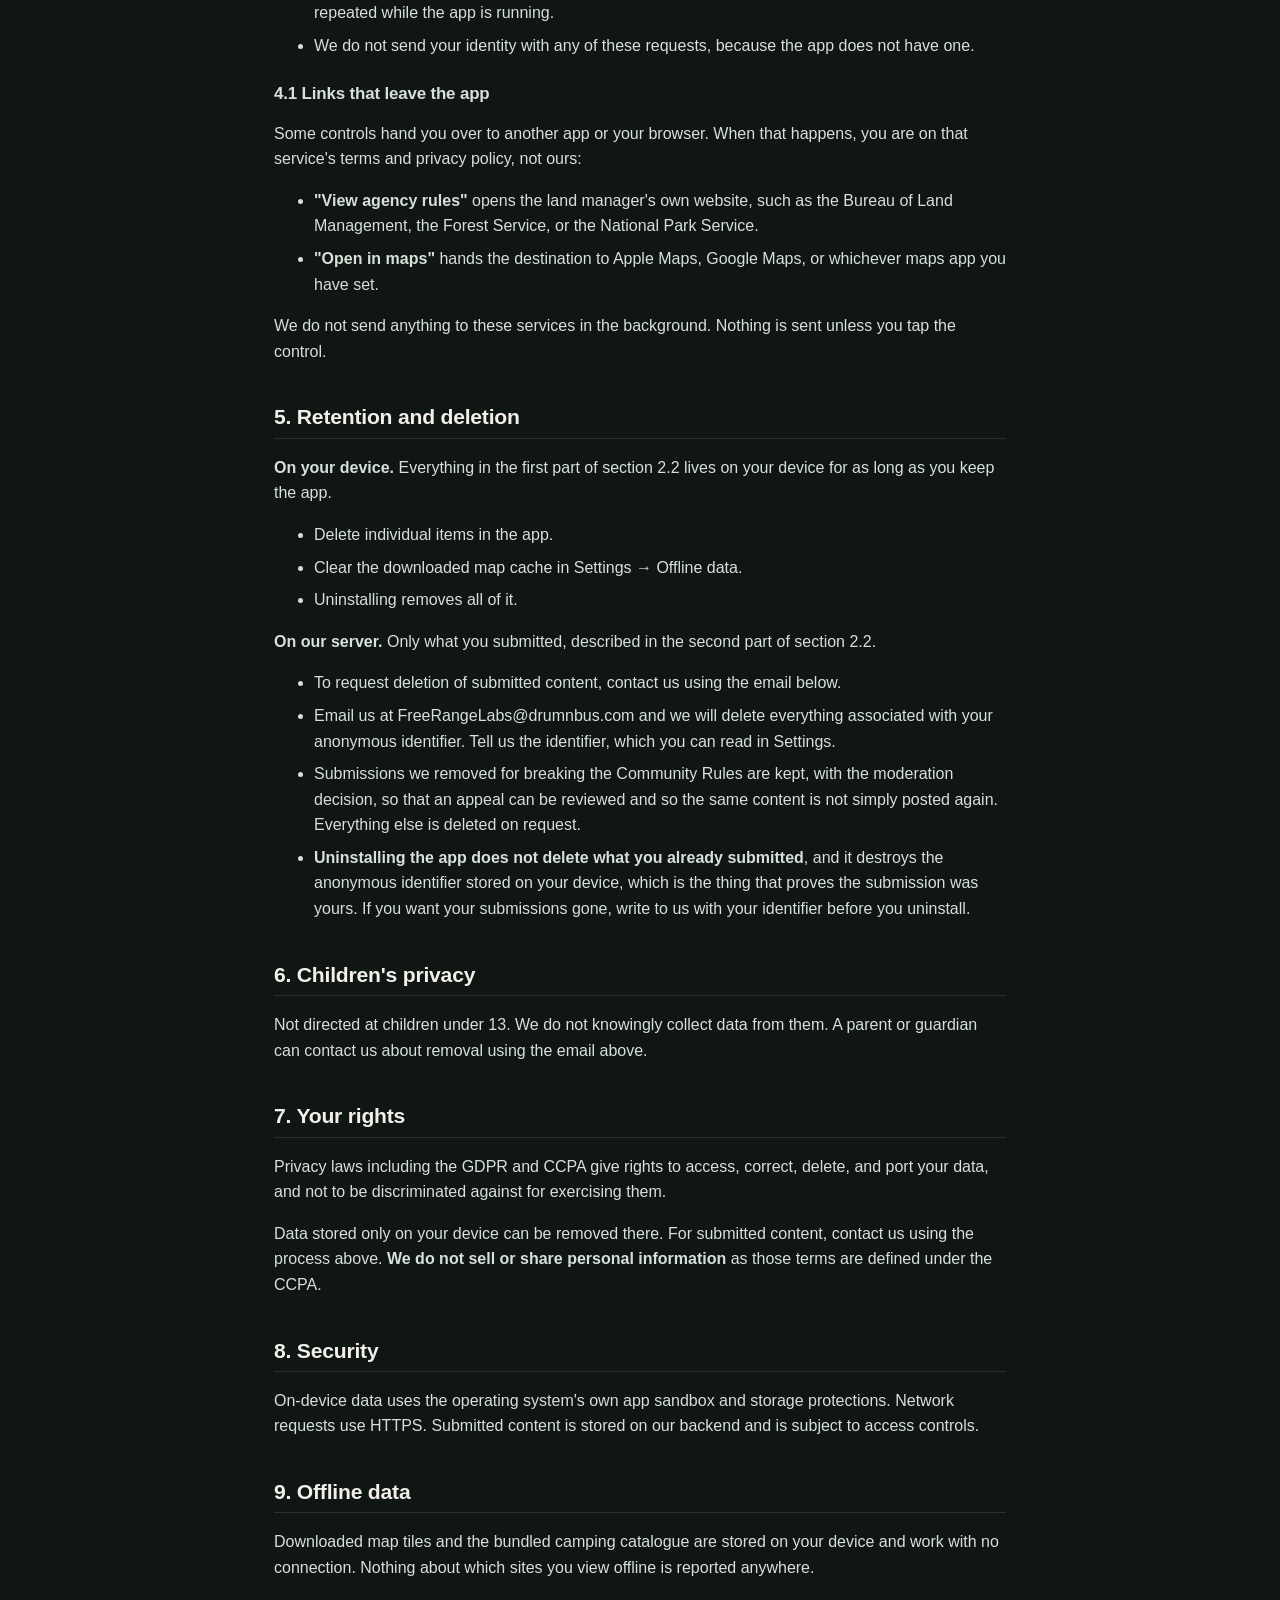
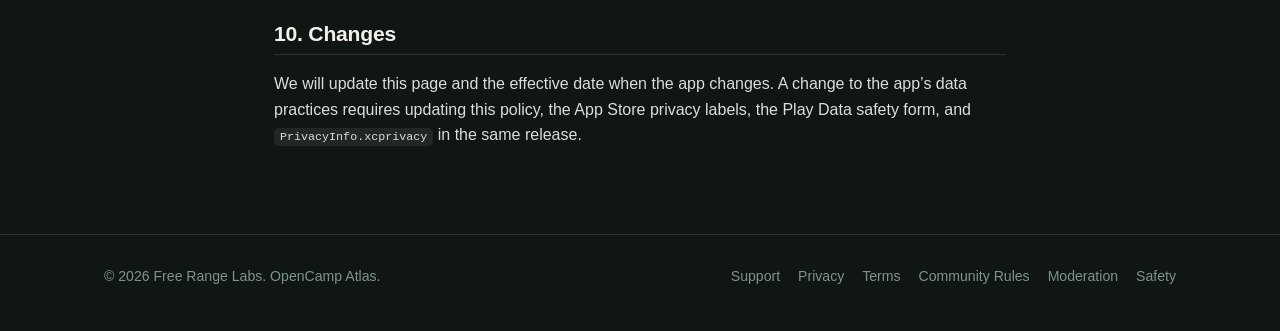
<file: privacy.html>
<!doctype html>
<html lang="en">
  <head>
    <meta charset="utf-8">
    <meta name="viewport" content="width=device-width, initial-scale=1">
    <title>Privacy Policy — OpenCamp Atlas</title>
    <meta name="description" content="Privacy Policy for OpenCamp Atlas, the camping map for nomads, vanlifers, and RV travelers.">
    <meta property="og:title" content="Privacy Policy — OpenCamp Atlas">
    <meta property="og:description" content="Privacy Policy for OpenCamp Atlas, the camping map for nomads, vanlifers, and RV travelers.">
    <meta property="og:type" content="article">
    <meta property="og:url" content="https://noktirnal42.github.io/opencamp-atlas/privacy.html">
    <meta property="og:image" content="https://noktirnal42.github.io/opencamp-atlas/assets/og-image.png">
    <link rel="icon" type="image/png" sizes="32x32" href="assets/favicon.png">
    <link rel="apple-touch-icon" href="assets/apple-touch-icon.png">
    <link rel="stylesheet" href="styles.css">
  </head>
  <body>
    <header class="site-header">
      <nav class="nav" aria-label="Primary">
        <a class="brand" href="index.html">
          <img src="assets/app-icon-rounded.png" alt="" width="30" height="30">
          <span>OpenCamp Atlas</span>
        </a>
        <div class="nav-links">
          <a href="index.html">Home</a>
          <a href="support.html">Support</a>
          <a href="privacy.html">Privacy</a>
          <a href="terms.html">Terms</a>
        </div>
      </nav>
    </header>

    <main class="legal-main">
      <h1>Privacy Policy</h1>
      <p class="doc-meta">Effective August 24, 2026. Last updated October 29, 2026.<br>
        Questions about this document: <a href="mailto:FreeRangeLabs@drumnbus.com">FreeRangeLabs@drumnbus.com</a></p>
      <nav class="doc-nav" aria-label="Legal documents">
        <a href="privacy.html" aria-current="page">Privacy</a>
        <a href="terms.html">Terms</a>
        <a href="community-rules.html">Community Rules</a>
        <a href="moderation.html">Moderation</a>
        <a href="safety.html">Safety</a>
      </nav>
      <h2>1. What this policy covers</h2>
      <p>OpenCamp Atlas for iPhone, iPad, and Android, including the Android version being prepared for Google Play.</p>
      <p><strong>The short version.</strong> The app has no sign-up or developer-operated analytics. Third-party services may collect technical and usage data as described below. Almost
      everything you create — saved sites, points, trips, notes, vehicles,
      photos — stays on your device and is never sent anywhere.</p>
      <p>There is one exception, and it only happens when you choose it: if you
      <strong>submit</strong> a review or a condition report, that text is sent to our server
      so other travelers can eventually see it. Writing one and saving it as a
      draft sends nothing. Section 2.2 explains exactly where the line is.</p>
      <p>The app also sends your location to a few map, routing, weather, and fire
      services so the map, directions, forecasts, and wildfire checks can work.
      Those requests are listed in section 4.</p>
      <h2>2. What we collect</h2>
      <h3>2.1 Location</h3>
      <ul>
      <li><strong>While you are using the app only.</strong> Never in the background. The app
        does not request "Always" location on iOS and does not declare
        <code>ACCESS_BACKGROUND_LOCATION</code> on Android.</li>
      <li>Used to centre the map on you, find nearby camping, fill in coordinates
        when you add a point, plan a route, and fetch a local forecast.</li>
      <li><strong>Approximate location is enough.</strong> If your device offers a
        precise/approximate choice, the app works with approximate.</li>
      <li>The app is fully usable if you refuse. You can browse and search by
        place name instead.</li>
      <li>Your location is <strong>not stored on our servers.</strong> We do not operate a
        server that receives it. It is held on your device, and sent to the
        third-party services in section 4 only as needed to answer a request.</li>
      </ul>
      <h3>2.2 Things you create</h3>
      <p><strong>Stays on your device, always.</strong> Saved sites, map points, trips, private
      notes, vehicle profiles, vehicle photos, and any review or report you save
      as a <strong>draft</strong>. None of this is ever sent to us. If you delete the app it
      is gone, and there is no copy for us to return or delete on your behalf.</p>
      <p>On Android, the app <strong>excludes its database from Android Auto Backup and
      from device-to-device transfer</strong>, so your points are not copied to Google
      Drive.</p>
      <p><strong>Sent to us, but only when you press Submit.</strong> A review or condition
      report you submit is sent to our server so that, after a moderator checks
      it, other travelers can see it. What is sent is:</p>
      <ul>
      <li>the text you wrote, and the star rating if you gave one</li>
      <li>which campsite it is about</li>
      <li>the date you say you were there, for a condition report</li>
      <li>the time you submitted it</li>
      <li>an anonymous account identifier, described in section 2.3</li>
      </ul>
      <p>Nothing else goes with it. Not your location, not your vehicle, not your
      saved sites, not your notes, not your photos.</p>
      <p><strong>Submitted content is public once a moderator publishes it.</strong> That is the
      purpose of submitting. Please do not put anything in a review that you
      would not want a stranger to read, including where exactly you are right
      now.</p>
      <h3>2.3 What we do not collect</h3>
      <p>To be explicit, because many apps in this category do collect these:</p>
      <ul>
      <li><strong>No sign-up, and no email, name, or password.</strong> You never create an
        account, and we never ask for or store any way to contact you.</li>
      <li><strong>An anonymous identifier, only if you submit something.</strong> The first
        time you press Submit, the app asks our backend for a random anonymous
        identifier and stores it on your device. It exists so that a moderator
        can tell one person's submissions apart from another's, so that you can
        edit or delete what you submitted, and so that someone who repeatedly
        posts dangerous or abusive content can be stopped. It contains nothing
        about you, it is not linked to your device or your other data, and it is
        never created at all if you never submit anything.</li>
      <li><strong>No developer-operated analytics.</strong> The Android Google Maps SDK may collect map interaction and technical data to provide and improve Google services, as described in section 4.</li>
      <li><strong>No developer-operated crash reporting.</strong> The Android Google Maps SDK may collect crash metrics and stack traces from its own code.</li>
      <li><strong>No advertising identifiers, no tracking, no data sales.</strong> The app does
        not track you across apps or websites.</li>
      <li><strong>No purchases.</strong> There is no paid tier or in-app purchase.</li>
      </ul>
      <p>If any of these change, this policy and the app's store privacy labels
      must be updated in the same release.</p>
      <h2>3. How we use data</h2>
      <p>Only to make the features work: draw the map, show sites near you, save
      what you save, plan a route for your vehicle, and show a forecast. There
      is no secondary use, no profiling, and no sharing for advertising.</p>
      <h2>4. Third-party services that receive data</h2>
      <p>This is the part worth reading. The app calls the services below. Most of
      them necessarily see coordinates, because that is what the request is for.
      Only one of them — our own backend — ever receives something you wrote,
      and only when you submit it.</p>
      <table>
      <thead>
      <tr>
      <th>Service</th>
      <th>What it receives</th>
      <th>When</th>
      <th>Their policy</th>
      </tr>
      </thead>
      <tbody>
      <tr>
      <td><strong>Apple Maps / MapKit</strong> (iOS)</td>
      <td>Map region being viewed; your location when the map shows your position</td>
      <td>Whenever the map is open</td>
      <td>Apple's Privacy Policy</td>
      </tr>
      <tr>
      <td><strong>Google Maps SDK</strong> (Android)</td>
      <td>Map region being viewed; location when the map shows your position; and potentially technical data, IP address, an SDK-specific identifier, map interactions, and SDK crash metrics. See <a href="https://developers.google.com/maps/documentation/android-sdk/play-data-disclosure">Google’s Maps SDK disclosure</a>.</td>
      <td>Whenever the map is open</td>
      <td>Google Privacy Policy</td>
      </tr>
      <tr>
      <td><strong>USGS The National Map</strong></td>
      <td>The map tiles being requested, which reveal the area you are looking at</td>
      <td>Only when you switch on the USGS Topo layer</td>
      <td>U.S. government service</td>
      </tr>
      <tr>
      <td><strong>National Weather Service</strong> (api.weather.gov)</td>
      <td>The coordinates of the site you are viewing, rounded to four decimal places. When you plan a route, also up to five points spaced along that route</td>
      <td>When you open a site's detail screen, and when you plan a route</td>
      <td>U.S. government service</td>
      </tr>
      <tr>
      <td><strong>Iowa Environmental Mesonet</strong> (mesonet.agron.iastate.edu)</td>
      <td>The radar tiles being requested, which reveal the area you are looking at</td>
      <td>Only when you switch on the Weather radar layer</td>
      <td>Iowa State University, serving NOAA/NWS data</td>
      </tr>
      <tr>
      <td><strong>National Interagency Fire Center</strong> (services3.arcgis.com)</td>
      <td>The coordinates of the site you are viewing, or the map area you are looking at, to find active wildfires there</td>
      <td>When you open a site's detail screen, when the wildfire layer is on, and when you plan a route</td>
      <td>U.S. interagency government service</td>
      </tr>
      <tr>
      <td><strong>Supabase</strong> (our backend, hosted in Oregon, USA)</td>
      <td>Only what section 2.2 lists: the review or report you submitted and your anonymous identifier. Reading other people's published reviews sends no identifier and nothing about you</td>
      <td>Only when you submit a review or report, or open a site that has published reviews</td>
      <td>Supabase Privacy Policy</td>
      </tr>
      <tr>
      <td><strong>TomTom</strong></td>
      <td>Start and destination coordinates, and your vehicle's height, weight, and length when you have entered them</td>
      <td>Only when you plan a route</td>
      <td>TomTom Privacy Policy</td>
      </tr>
      <tr>
      <td><strong>GitHub Pages</strong> (noktirnal42.github.io)</td>
      <td>Your IP address, as with any web request. <strong>No location and nothing about you</strong> — it is one fixed file, identical for every user</td>
      <td>When you plan a route. Kept for a day while the app is running, so a fresh start may fetch it again</td>
      <td>GitHub Privacy Statement</td>
      </tr>
      </tbody>
      </table>
      <p>Notes on the above:</p>
      <ul>
      <li><strong>Vehicle dimensions are sent to TomTom when you plan a route.</strong> That is
        the only way a route can avoid a bridge your rig will not fit under.
        They are not sent anywhere else, and they are not sent at all if you
        have not entered them.</li>
      <li><strong>Route weather sends points along your route.</strong> Showing you the weather
        where you will be in four hours means telling the weather service which
        places to report on. Samples are capped at five per route.</li>
      <li><strong>Fuel prices are a fixed file, not a lookup about you.</strong> The app reads
        one published national-average file. It does not send your route, your
        vehicle, or your location to get it.</li>
      <li><strong>Camping site and amenity data is bundled in the app</strong>, not fetched.
        Browsing the catalogue sends nothing to anyone.</li>
      <li><strong>Weather radar is never stored on your device.</strong> It is also never
        requested unless you switch the layer on.</li>
      <li><strong>Wildfire checks send a location.</strong> Finding fires near a campsite means
        telling the fire service which place to look at. Nothing about you or
        your vehicle is sent, and the wildfire map layer is only requested when
        you switch it on.</li>
      <li><strong>Checking saved sites for warnings is off unless you turn it on.</strong> When
        it is on, opening the Save tab sends the coordinates of up to twelve
        saved sites to the National Weather Service. Nothing runs in the
        background.</li>
      <li>Forecasts are cached for 30 minutes, and fuel prices for a day, so the
        same request is not repeated while the app is running.</li>
      <li>We do not send your identity with any of these requests, because the app
        does not have one.</li>
      </ul>
      <h3>4.1 Links that leave the app</h3>
      <p>Some controls hand you over to another app or your browser. When that
      happens, you are on that service's terms and privacy policy, not ours:</p>
      <ul>
      <li><strong>"View agency rules"</strong> opens the land manager's own website, such as
        the Bureau of Land Management, the Forest Service, or the National Park
        Service.</li>
      <li><strong>"Open in maps"</strong> hands the destination to Apple Maps, Google Maps, or
        whichever maps app you have set.</li>
      </ul>
      <p>We do not send anything to these services in the background. Nothing is
      sent unless you tap the control.</p>
      <h2>5. Retention and deletion</h2>
      <p><strong>On your device.</strong> Everything in the first part of section 2.2 lives on
      your device for as long as you keep the app.</p>
      <ul>
      <li>Delete individual items in the app.</li>
      <li>Clear the downloaded map cache in Settings → Offline data.</li>
      <li>Uninstalling removes all of it.</li>
      </ul>
      <p><strong>On our server.</strong> Only what you submitted, described in the second part
      of section 2.2.</p>
      <ul>
      <li>To request deletion of submitted content, contact us using the email below.</li>
      <li>Email us at FreeRangeLabs@drumnbus.com and we will delete everything
        associated with your anonymous identifier. Tell us the identifier, which
        you can read in Settings.</li>
      <li>Submissions we removed for breaking the Community Rules are kept, with
        the moderation decision, so that an appeal can be reviewed and so the
        same content is not simply posted again. Everything else is deleted on
        request.</li>
      <li><strong>Uninstalling the app does not delete what you already submitted</strong>, and
        it destroys the anonymous identifier stored on your device, which is the
        thing that proves the submission was yours. If you want your submissions
        gone, write to us with your identifier before you uninstall.</li>
      </ul>
      <h2>6. Children's privacy</h2>
      <p>Not directed at children under 13. We do not knowingly collect data from
      them. A parent or guardian can contact us about removal using the email above.</p>
      <h2>7. Your rights</h2>
      <p>Privacy laws including the GDPR and CCPA give rights to access, correct,
      delete, and port your data, and not to be discriminated against for
      exercising them.</p>
      <p>Data stored only on your device can be removed there. For submitted content, contact us using the process above. <strong>We do not sell or
      share personal information</strong> as those terms are defined under the CCPA.</p>
      <h2>8. Security</h2>
      <p>On-device data uses the operating system's own app sandbox and storage
      protections. Network requests use HTTPS. Submitted content is stored on our backend and is subject to access controls.</p>
      <h2>9. Offline data</h2>
      <p>Downloaded map tiles and the bundled camping catalogue are stored on your
      device and work with no connection. Nothing about which sites you view
      offline is reported anywhere.</p>
      <h2>10. Changes</h2>
      <p>We will update this page and the effective date when the app changes. A
      change to the app’s data practices requires
      updating this policy, the App Store privacy labels, the Play Data safety
      form, and <code>PrivacyInfo.xcprivacy</code> in the same release.</p>
    </main>

    <footer class="footer">
      <div class="footer-inner">
        <p>© 2026 Free Range Labs. OpenCamp Atlas.</p>
        <div class="footer-links">
          <a href="support.html">Support</a>
          <a href="privacy.html">Privacy</a>
          <a href="terms.html">Terms</a>
          <a href="community-rules.html">Community Rules</a>
          <a href="moderation.html">Moderation</a>
          <a href="safety.html">Safety</a>
        </div>
      </div>
    </footer>
  </body>
</html>
</file>
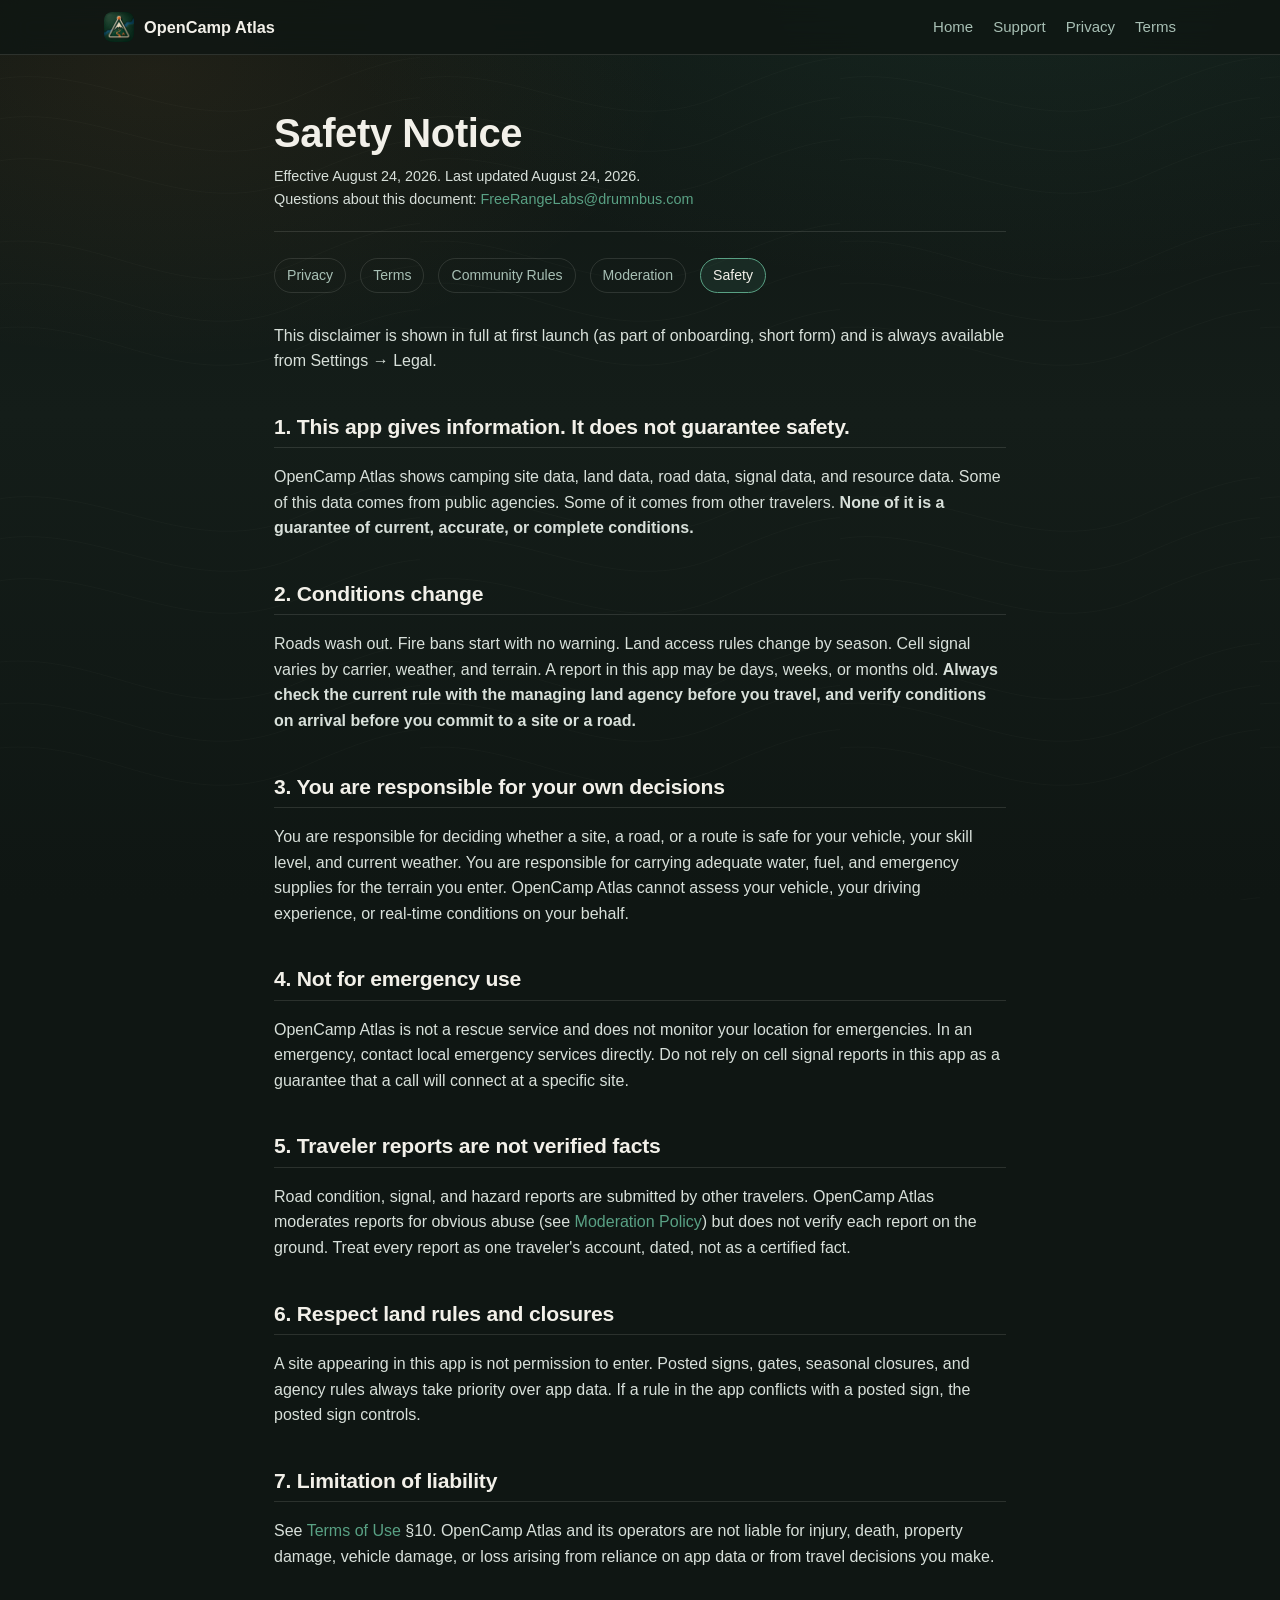
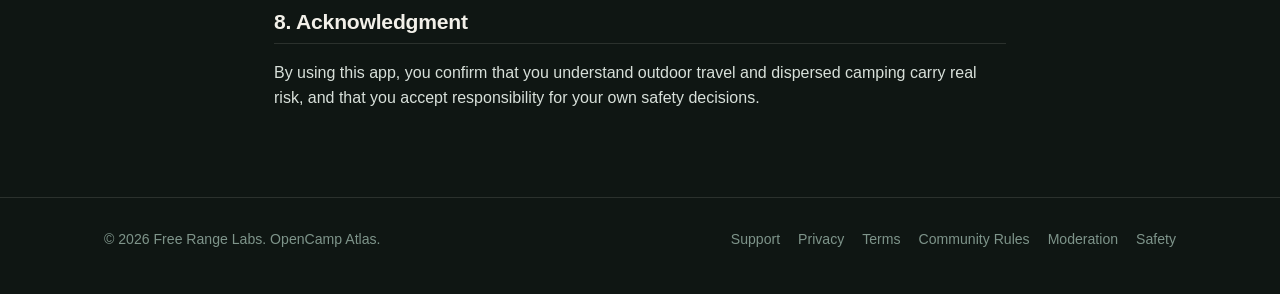
<file: safety.html>
<!doctype html>
<html lang="en">
  <head>
    <meta charset="utf-8">
    <meta name="viewport" content="width=device-width, initial-scale=1">
    <title>Safety Notice — OpenCamp Atlas</title>
    <meta name="description" content="Safety Notice for OpenCamp Atlas, the camping map for nomads, vanlifers, and RV travelers.">
    <meta property="og:title" content="Safety Notice — OpenCamp Atlas">
    <meta property="og:description" content="Safety Notice for OpenCamp Atlas, the camping map for nomads, vanlifers, and RV travelers.">
    <meta property="og:type" content="article">
    <meta property="og:url" content="https://noktirnal42.github.io/opencamp-atlas/safety.html">
    <meta property="og:image" content="https://noktirnal42.github.io/opencamp-atlas/assets/og-image.png">
    <link rel="icon" type="image/png" sizes="32x32" href="assets/favicon.png">
    <link rel="apple-touch-icon" href="assets/apple-touch-icon.png">
    <link rel="stylesheet" href="styles.css">
  </head>
  <body>
    <header class="site-header">
      <nav class="nav" aria-label="Primary">
        <a class="brand" href="index.html">
          <img src="assets/app-icon-rounded.png" alt="" width="30" height="30">
          <span>OpenCamp Atlas</span>
        </a>
        <div class="nav-links">
          <a href="index.html">Home</a>
          <a href="support.html">Support</a>
          <a href="privacy.html">Privacy</a>
          <a href="terms.html">Terms</a>
        </div>
      </nav>
    </header>

    <main class="legal-main">
      <h1>Safety Notice</h1>
      <p class="doc-meta">Effective August 24, 2026. Last updated August 24, 2026.<br>
        Questions about this document: <a href="mailto:FreeRangeLabs@drumnbus.com">FreeRangeLabs@drumnbus.com</a></p>
      <nav class="doc-nav" aria-label="Legal documents">
        <a href="privacy.html">Privacy</a>
        <a href="terms.html">Terms</a>
        <a href="community-rules.html">Community Rules</a>
        <a href="moderation.html">Moderation</a>
        <a href="safety.html" aria-current="page">Safety</a>
      </nav>
      <p>This disclaimer is shown in full at first launch (as part of onboarding,
      short form) and is always available from Settings → Legal.</p>
      <h2>1. This app gives information. It does not guarantee safety.</h2>
      <p>OpenCamp Atlas shows camping site data, land data, road data, signal
      data, and resource data. Some of this data comes from public agencies.
      Some of it comes from other travelers. <strong>None of it is a guarantee of
      current, accurate, or complete conditions.</strong></p>
      <h2>2. Conditions change</h2>
      <p>Roads wash out. Fire bans start with no warning. Land access rules
      change by season. Cell signal varies by carrier, weather, and terrain.
      A report in this app may be days, weeks, or months old. <strong>Always check
      the current rule with the managing land agency before you travel, and
      verify conditions on arrival before you commit to a site or a road.</strong></p>
      <h2>3. You are responsible for your own decisions</h2>
      <p>You are responsible for deciding whether a site, a road, or a route is
      safe for your vehicle, your skill level, and current weather. You are
      responsible for carrying adequate water, fuel, and emergency supplies for
      the terrain you enter. OpenCamp Atlas cannot assess your vehicle, your
      driving experience, or real-time conditions on your behalf.</p>
      <h2>4. Not for emergency use</h2>
      <p>OpenCamp Atlas is not a rescue service and does not monitor your
      location for emergencies. In an emergency, contact local emergency
      services directly. Do not rely on cell signal reports in this app as a
      guarantee that a call will connect at a specific site.</p>
      <h2>5. Traveler reports are not verified facts</h2>
      <p>Road condition, signal, and hazard reports are submitted by other
      travelers. OpenCamp Atlas moderates reports for obvious abuse (see
      <a href="moderation.html">Moderation Policy</a>) but does not verify each report
      on the ground. Treat every report as one traveler's account, dated, not
      as a certified fact.</p>
      <h2>6. Respect land rules and closures</h2>
      <p>A site appearing in this app is not permission to enter. Posted signs,
      gates, seasonal closures, and agency rules always take priority over
      app data. If a rule in the app conflicts with a posted sign, the posted
      sign controls.</p>
      <h2>7. Limitation of liability</h2>
      <p>See <a href="terms.html">Terms of Use</a> §10. OpenCamp Atlas and its operators
      are not liable for injury, death, property damage, vehicle damage, or
      loss arising from reliance on app data or from travel decisions you
      make.</p>
      <h2>8. Acknowledgment</h2>
      <p>By using this app, you confirm that you understand outdoor travel and
      dispersed camping carry real risk, and that you accept responsibility
      for your own safety decisions.</p>
    </main>

    <footer class="footer">
      <div class="footer-inner">
        <p>© 2026 Free Range Labs. OpenCamp Atlas.</p>
        <div class="footer-links">
          <a href="support.html">Support</a>
          <a href="privacy.html">Privacy</a>
          <a href="terms.html">Terms</a>
          <a href="community-rules.html">Community Rules</a>
          <a href="moderation.html">Moderation</a>
          <a href="safety.html">Safety</a>
        </div>
      </div>
    </footer>
  </body>
</html>
</file>
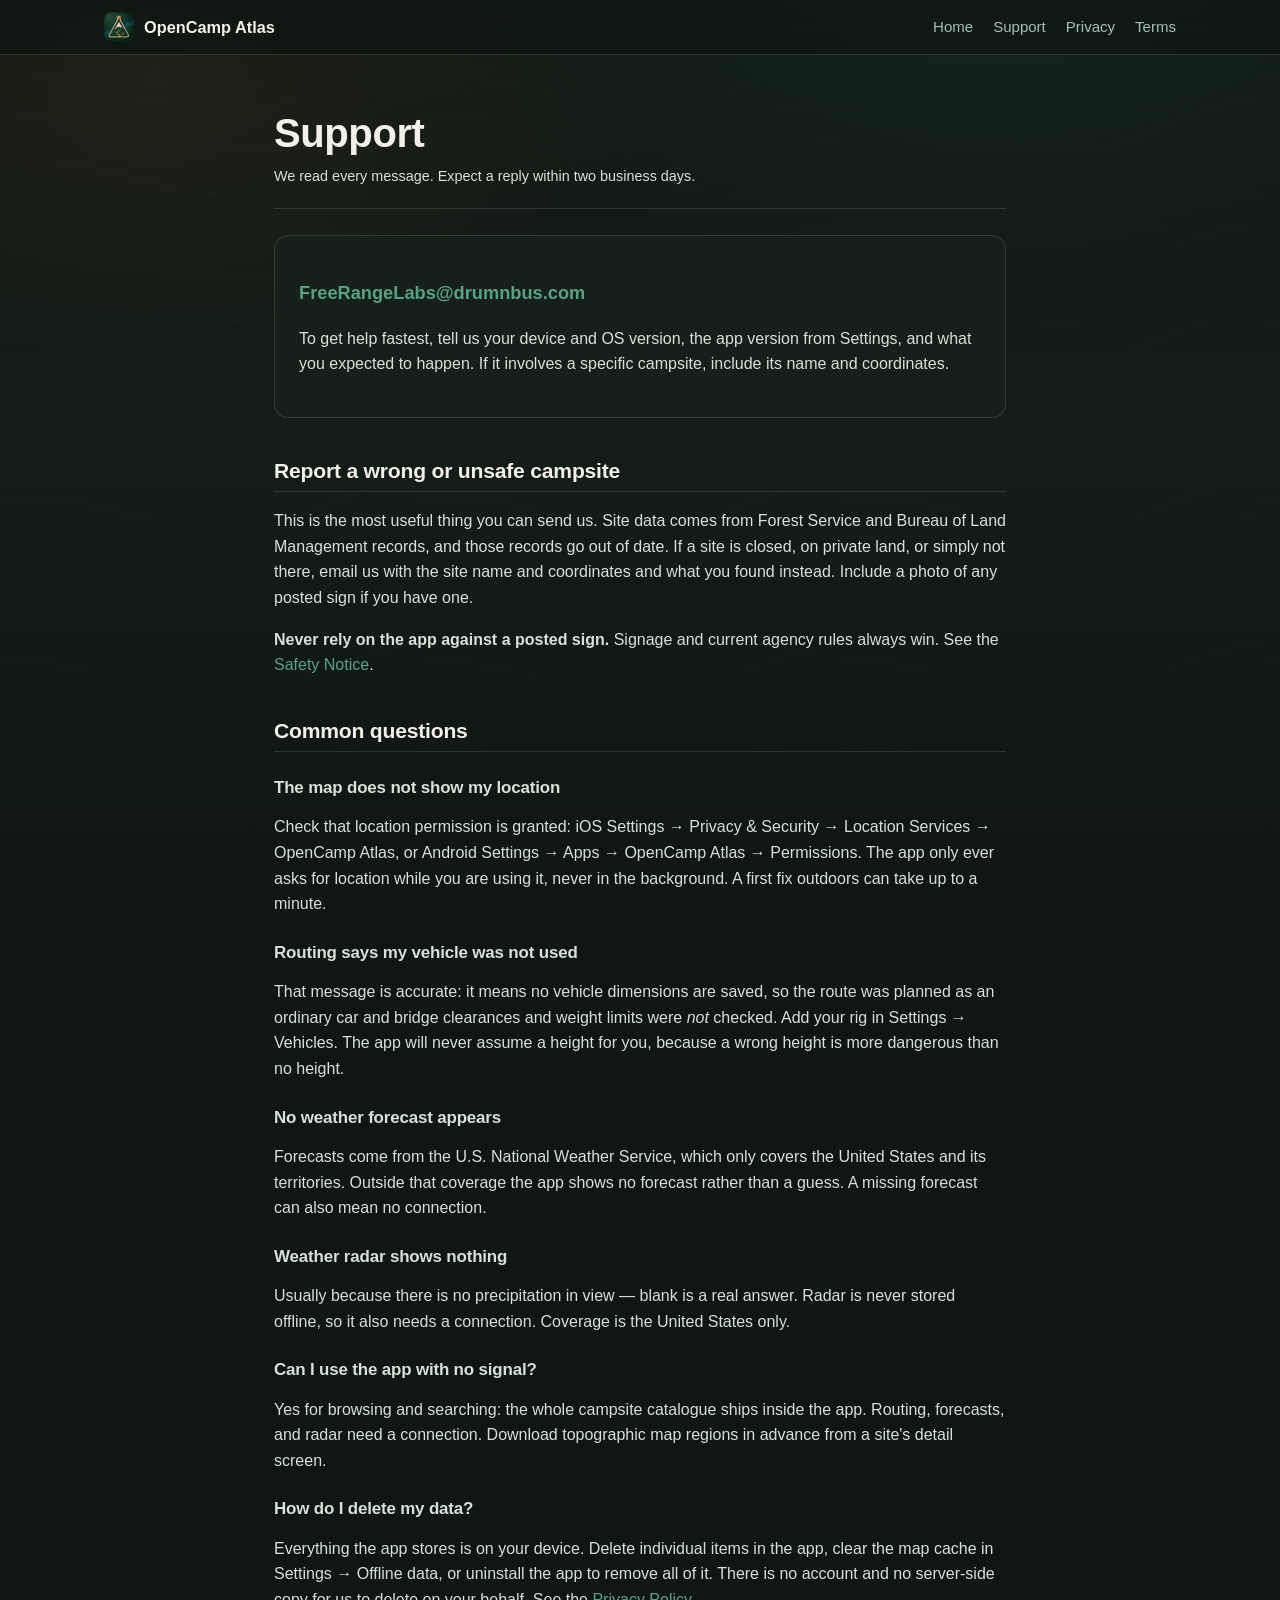
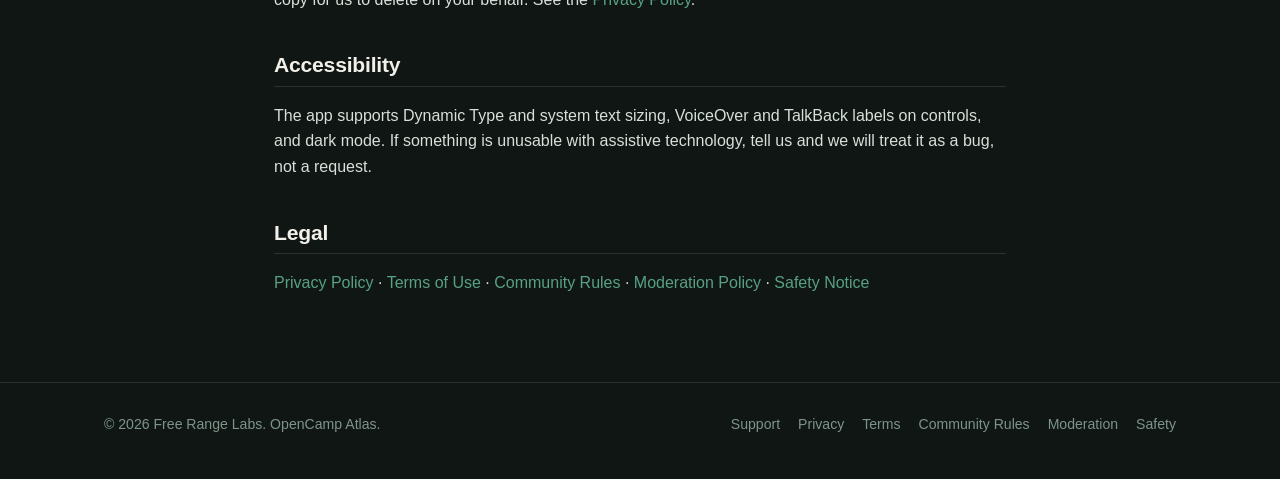
<file: support.html>
<!doctype html>
<html lang="en">
  <head>
    <meta charset="utf-8">
    <meta name="viewport" content="width=device-width, initial-scale=1">
    <title>Support — OpenCamp Atlas</title>
    <meta name="description" content="Support for OpenCamp Atlas: how to get help, report a wrong campsite, fix location and routing problems, and reach a human.">
    <meta property="og:title" content="Support — OpenCamp Atlas">
    <meta property="og:description" content="Get help with OpenCamp Atlas, report a wrong campsite, or reach a human.">
    <meta property="og:type" content="website">
    <meta property="og:url" content="https://noktirnal42.github.io/opencamp-atlas/support.html">
    <meta property="og:image" content="https://noktirnal42.github.io/opencamp-atlas/assets/og-image.png">
    <link rel="icon" type="image/png" sizes="32x32" href="assets/favicon.png">
    <link rel="apple-touch-icon" href="assets/apple-touch-icon.png">
    <link rel="stylesheet" href="styles.css">
  </head>
  <body>
    <header class="site-header">
      <nav class="nav" aria-label="Primary">
        <a class="brand" href="index.html">
          <img src="assets/app-icon-rounded.png" alt="" width="30" height="30">
          <span>OpenCamp Atlas</span>
        </a>
        <div class="nav-links">
          <a href="index.html">Home</a>
          <a href="support.html" aria-current="page">Support</a>
          <a href="privacy.html">Privacy</a>
          <a href="terms.html">Terms</a>
        </div>
      </nav>
    </header>

    <main class="legal-main">
      <h1>Support</h1>
      <p class="doc-meta">We read every message. Expect a reply within two business days.</p>

      <div class="contact-card">
        <p class="email"><a href="mailto:FreeRangeLabs@drumnbus.com">FreeRangeLabs@drumnbus.com</a></p>
        <p>To get help fastest, tell us your device and OS version, the app version
          from Settings, and what you expected to happen. If it involves a specific
          campsite, include its name and coordinates.</p>
      </div>

      <h2>Report a wrong or unsafe campsite</h2>
      <p>This is the most useful thing you can send us. Site data comes from Forest
        Service and Bureau of Land Management records, and those records go out of
        date. If a site is closed, on private land, or simply not there, email us with
        the site name and coordinates and what you found instead. Include a photo of
        any posted sign if you have one.</p>
      <p><strong>Never rely on the app against a posted sign.</strong> Signage and
        current agency rules always win. See the <a href="safety.html">Safety Notice</a>.</p>

      <h2>Common questions</h2>

      <h3>The map does not show my location</h3>
      <p>Check that location permission is granted: iOS Settings → Privacy &amp; Security
        → Location Services → OpenCamp Atlas, or Android Settings → Apps → OpenCamp
        Atlas → Permissions. The app only ever asks for location while you are using
        it, never in the background. A first fix outdoors can take up to a minute.</p>

      <h3>Routing says my vehicle was not used</h3>
      <p>That message is accurate: it means no vehicle dimensions are saved, so the
        route was planned as an ordinary car and bridge clearances and weight limits
        were <em>not</em> checked. Add your rig in Settings → Vehicles. The app will
        never assume a height for you, because a wrong height is more dangerous than
        no height.</p>

      <h3>No weather forecast appears</h3>
      <p>Forecasts come from the U.S. National Weather Service, which only covers the
        United States and its territories. Outside that coverage the app shows no
        forecast rather than a guess. A missing forecast can also mean no connection.</p>

      <h3>Weather radar shows nothing</h3>
      <p>Usually because there is no precipitation in view — blank is a real answer.
        Radar is never stored offline, so it also needs a connection. Coverage is the
        United States only.</p>

      <h3>Can I use the app with no signal?</h3>
      <p>Yes for browsing and searching: the whole campsite catalogue ships inside the
        app. Routing, forecasts, and radar need a connection. Download topographic map
        regions in advance from a site's detail screen.</p>

      <h3>How do I delete my data?</h3>
      <p>Everything the app stores is on your device. Delete individual items in the
        app, clear the map cache in Settings → Offline data, or uninstall the app to
        remove all of it. There is no account and no server-side copy for us to delete
        on your behalf. See the <a href="privacy.html">Privacy Policy</a>.</p>

      <h2>Accessibility</h2>
      <p>The app supports Dynamic Type and system text sizing, VoiceOver and TalkBack
        labels on controls, and dark mode. If something is unusable with assistive
        technology, tell us and we will treat it as a bug, not a request.</p>

      <h2>Legal</h2>
      <p><a href="privacy.html">Privacy Policy</a> ·
        <a href="terms.html">Terms of Use</a> ·
        <a href="community-rules.html">Community Rules</a> ·
        <a href="moderation.html">Moderation Policy</a> ·
        <a href="safety.html">Safety Notice</a></p>
    </main>

    <footer class="footer">
      <div class="footer-inner">
        <p>© 2026 Free Range Labs. OpenCamp Atlas.</p>
        <div class="footer-links">
          <a href="support.html">Support</a>
          <a href="privacy.html">Privacy</a>
          <a href="terms.html">Terms</a>
          <a href="community-rules.html">Community Rules</a>
          <a href="moderation.html">Moderation</a>
          <a href="safety.html">Safety</a>
        </div>
      </div>
    </footer>
  </body>
</html>
</file>
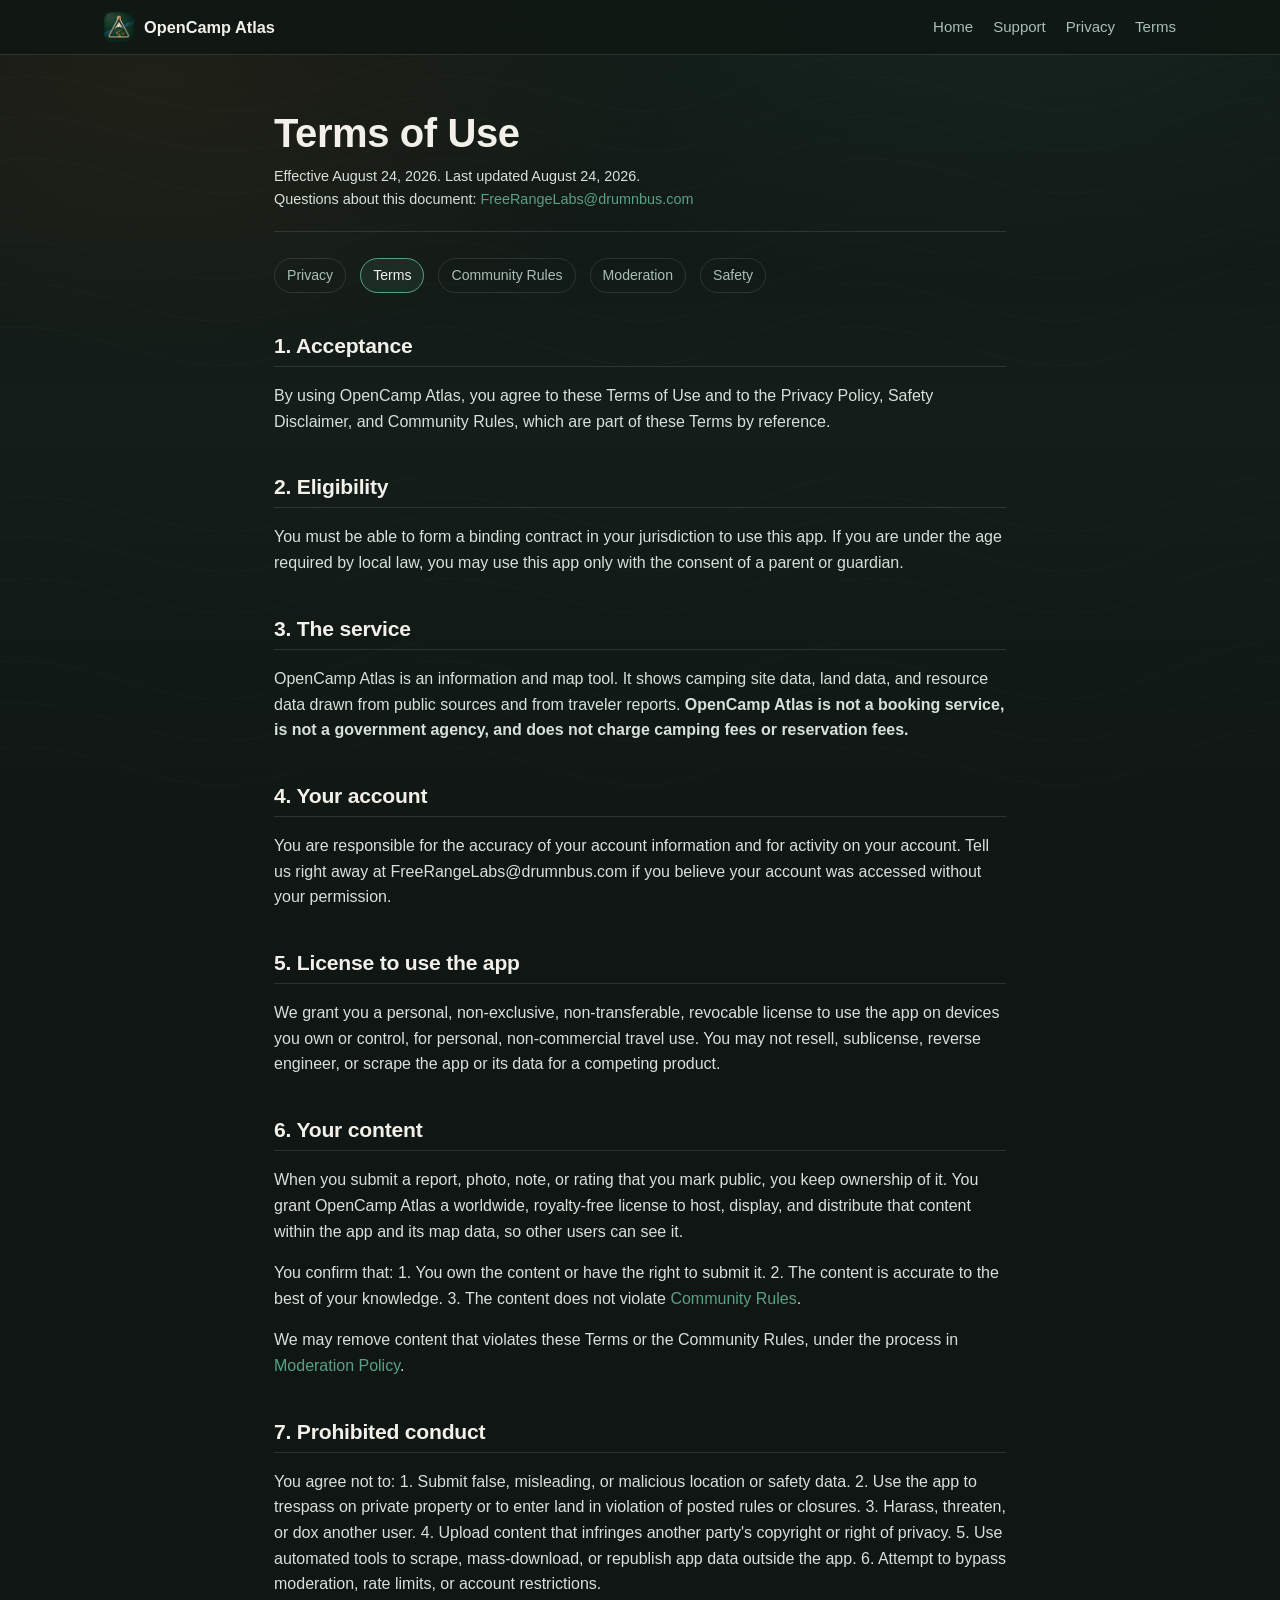
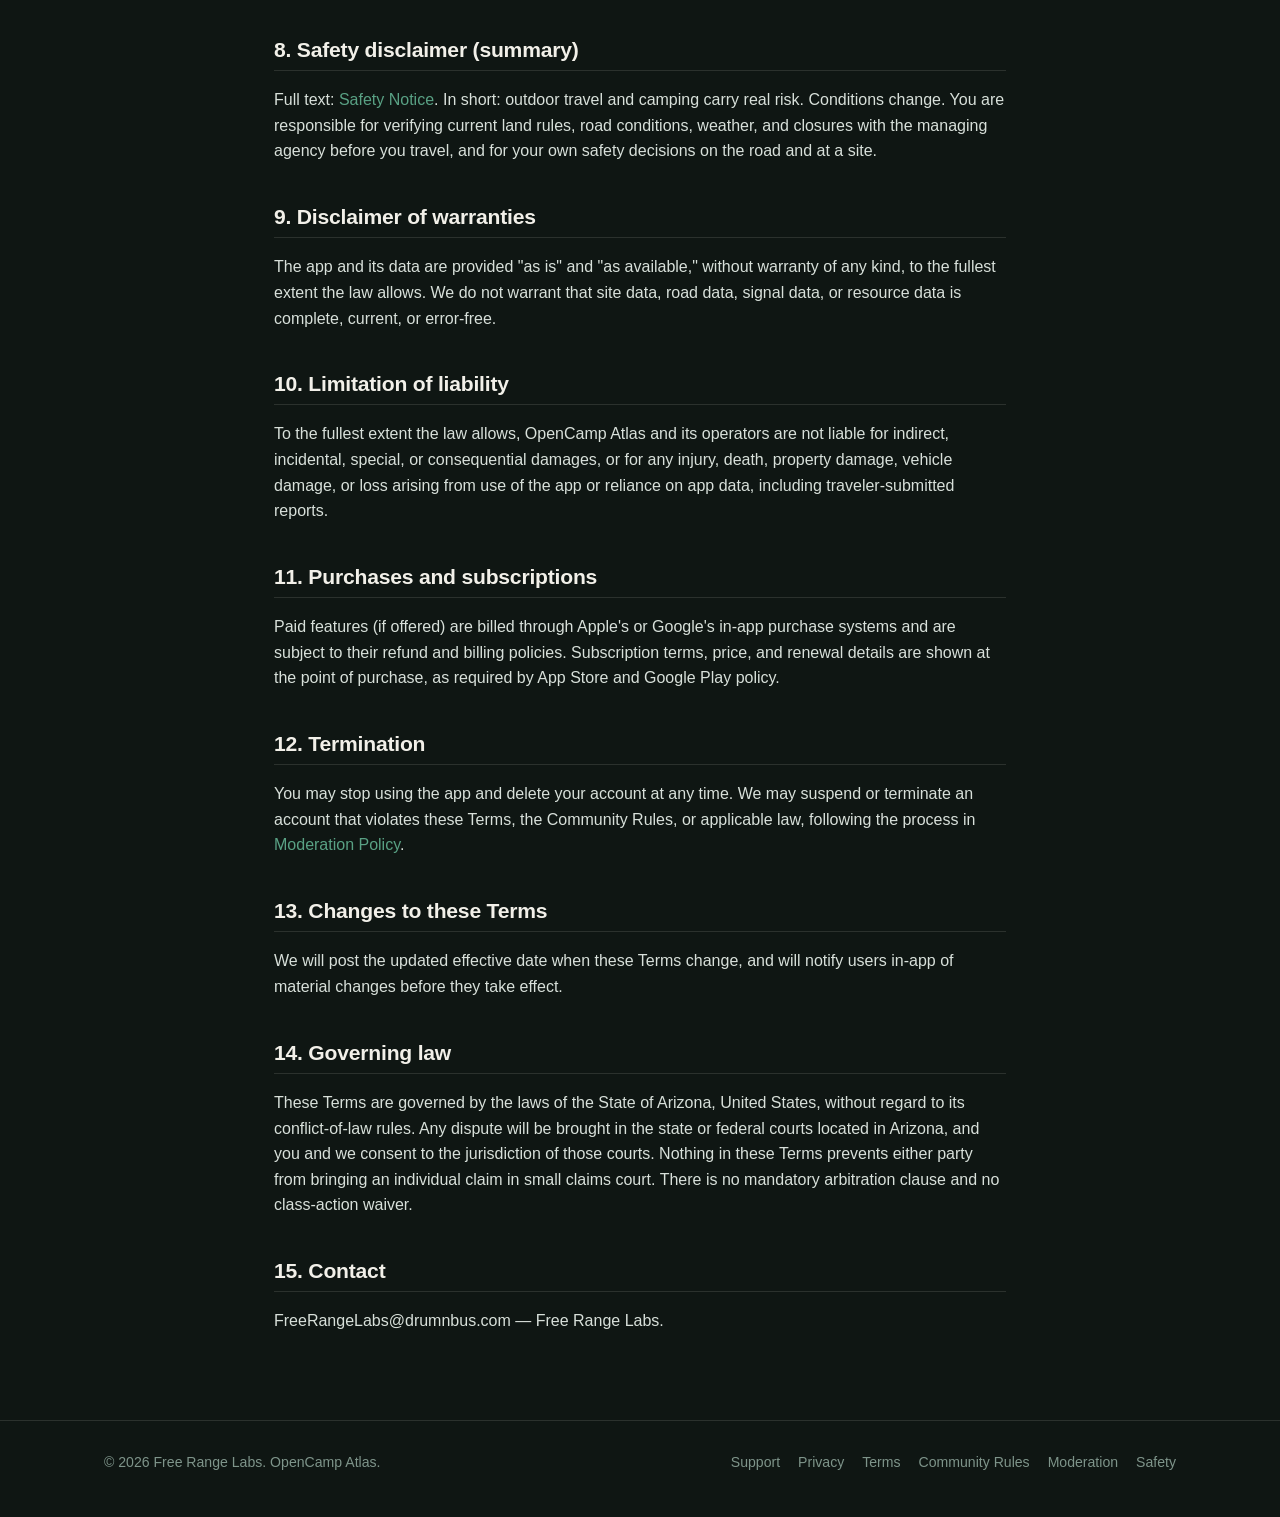
<file: terms.html>
<!doctype html>
<html lang="en">
  <head>
    <meta charset="utf-8">
    <meta name="viewport" content="width=device-width, initial-scale=1">
    <title>Terms of Use — OpenCamp Atlas</title>
    <meta name="description" content="Terms of Use for OpenCamp Atlas, the camping map for nomads, vanlifers, and RV travelers.">
    <meta property="og:title" content="Terms of Use — OpenCamp Atlas">
    <meta property="og:description" content="Terms of Use for OpenCamp Atlas, the camping map for nomads, vanlifers, and RV travelers.">
    <meta property="og:type" content="article">
    <meta property="og:url" content="https://noktirnal42.github.io/opencamp-atlas/terms.html">
    <meta property="og:image" content="https://noktirnal42.github.io/opencamp-atlas/assets/og-image.png">
    <link rel="icon" type="image/png" sizes="32x32" href="assets/favicon.png">
    <link rel="apple-touch-icon" href="assets/apple-touch-icon.png">
    <link rel="stylesheet" href="styles.css">
  </head>
  <body>
    <header class="site-header">
      <nav class="nav" aria-label="Primary">
        <a class="brand" href="index.html">
          <img src="assets/app-icon-rounded.png" alt="" width="30" height="30">
          <span>OpenCamp Atlas</span>
        </a>
        <div class="nav-links">
          <a href="index.html">Home</a>
          <a href="support.html">Support</a>
          <a href="privacy.html">Privacy</a>
          <a href="terms.html">Terms</a>
        </div>
      </nav>
    </header>

    <main class="legal-main">
      <h1>Terms of Use</h1>
      <p class="doc-meta">Effective August 24, 2026. Last updated August 24, 2026.<br>
        Questions about this document: <a href="mailto:FreeRangeLabs@drumnbus.com">FreeRangeLabs@drumnbus.com</a></p>
      <nav class="doc-nav" aria-label="Legal documents">
        <a href="privacy.html">Privacy</a>
        <a href="terms.html" aria-current="page">Terms</a>
        <a href="community-rules.html">Community Rules</a>
        <a href="moderation.html">Moderation</a>
        <a href="safety.html">Safety</a>
      </nav>
      <h2>1. Acceptance</h2>
      <p>By using OpenCamp Atlas, you agree to these Terms of Use and to the
      Privacy Policy, Safety Disclaimer, and Community Rules, which are part of
      these Terms by reference.</p>
      <h2>2. Eligibility</h2>
      <p>You must be able to form a binding contract in your jurisdiction to use
      this app. If you are under the age required by local law, you may use
      this app only with the consent of a parent or guardian.</p>
      <h2>3. The service</h2>
      <p>OpenCamp Atlas is an information and map tool. It shows camping site
      data, land data, and resource data drawn from public sources and from
      traveler reports. <strong>OpenCamp Atlas is not a booking service, is not a
      government agency, and does not charge camping fees or reservation
      fees.</strong></p>
      <h2>4. Your account</h2>
      <p>You are responsible for the accuracy of your account information and for
      activity on your account. Tell us right away at FreeRangeLabs@drumnbus.com
      if you believe your account was accessed without your permission.</p>
      <h2>5. License to use the app</h2>
      <p>We grant you a personal, non-exclusive, non-transferable, revocable
      license to use the app on devices you own or control, for personal,
      non-commercial travel use. You may not resell, sublicense, reverse
      engineer, or scrape the app or its data for a competing product.</p>
      <h2>6. Your content</h2>
      <p>When you submit a report, photo, note, or rating that you mark public,
      you keep ownership of it. You grant OpenCamp Atlas a worldwide,
      royalty-free license to host, display, and distribute that content
      within the app and its map data, so other users can see it.</p>
      <p>You confirm that:
      1. You own the content or have the right to submit it.
      2. The content is accurate to the best of your knowledge.
      3. The content does not violate <a href="community-rules.html">Community Rules</a>.</p>
      <p>We may remove content that violates these Terms or the Community Rules,
      under the process in <a href="moderation.html">Moderation Policy</a>.</p>
      <h2>7. Prohibited conduct</h2>
      <p>You agree not to:
      1. Submit false, misleading, or malicious location or safety data.
      2. Use the app to trespass on private property or to enter land in
         violation of posted rules or closures.
      3. Harass, threaten, or dox another user.
      4. Upload content that infringes another party's copyright or right of
         privacy.
      5. Use automated tools to scrape, mass-download, or republish app data
         outside the app.
      6. Attempt to bypass moderation, rate limits, or account restrictions.</p>
      <h2>8. Safety disclaimer (summary)</h2>
      <p>Full text: <a href="safety.html">Safety Notice</a>. In short: outdoor travel and
      camping carry real risk. Conditions change. You are responsible for
      verifying current land rules, road conditions, weather, and closures with
      the managing agency before you travel, and for your own safety decisions
      on the road and at a site.</p>
      <h2>9. Disclaimer of warranties</h2>
      <p>The app and its data are provided "as is" and "as available," without
      warranty of any kind, to the fullest extent the law allows. We do not
      warrant that site data, road data, signal data, or resource data is
      complete, current, or error-free.</p>
      <h2>10. Limitation of liability</h2>
      <p>To the fullest extent the law allows, OpenCamp Atlas and its operators
      are not liable for indirect, incidental, special, or consequential
      damages, or for any injury, death, property damage, vehicle damage, or
      loss arising from use of the app or reliance on app data, including
      traveler-submitted reports.</p>
      <h2>11. Purchases and subscriptions</h2>
      <p>Paid features (if offered) are billed through Apple's or Google's
      in-app purchase systems and are subject to their refund and billing
      policies. Subscription terms, price, and renewal details are shown at
      the point of purchase, as required by App Store and Google Play policy.</p>
      <h2>12. Termination</h2>
      <p>You may stop using the app and delete your account at any time. We may
      suspend or terminate an account that violates these Terms, the Community
      Rules, or applicable law, following the process in
      <a href="moderation.html">Moderation Policy</a>.</p>
      <h2>13. Changes to these Terms</h2>
      <p>We will post the updated effective date when these Terms change, and
      will notify users in-app of material changes before they take effect.</p>
      <h2>14. Governing law</h2>
      <p>These Terms are governed by the laws of the State of Arizona, United States, without regard to its conflict-of-law rules. Any dispute will be brought in the state or federal courts located in Arizona, and you and we consent to the jurisdiction of those courts. Nothing in these Terms prevents either party from bringing an individual claim in small claims court. There is no mandatory arbitration clause and no class-action waiver.</p>
      <h2>15. Contact</h2>
      <p>FreeRangeLabs@drumnbus.com — Free Range Labs.</p>
    </main>

    <footer class="footer">
      <div class="footer-inner">
        <p>© 2026 Free Range Labs. OpenCamp Atlas.</p>
        <div class="footer-links">
          <a href="support.html">Support</a>
          <a href="privacy.html">Privacy</a>
          <a href="terms.html">Terms</a>
          <a href="community-rules.html">Community Rules</a>
          <a href="moderation.html">Moderation</a>
          <a href="safety.html">Safety</a>
        </div>
      </div>
    </footer>
  </body>
</html>
</file>
<file: styles.css>
/* OpenCamp Atlas — public site.
   Palette mirrors assets/brand/design-tokens.json in the app repo, so the
   site and the app stay recognisably the same product. */

:root {
  color-scheme: dark;

  --page: #0f1613;
  --page-2: #141d19;
  --panel: rgba(24, 34, 29, 0.82);
  --panel-solid: #18221d;
  --panel-bright: #1e2a24;

  --ink: #f2f0e9;
  --soft: #d8e0da;
  --muted: #a7bfb4;
  --faint: #7e948a;

  --line: rgba(242, 240, 233, 0.12);
  --line-strong: rgba(242, 240, 233, 0.22);

  --brand: #3e8069;
  --brand-bright: #59a184;
  --accent: #e08f3f;
  --accent-bright: #f0a558;
  --river: #5c93ac;
  --danger: #d9584a;

  --shadow: 0 24px 70px rgba(0, 0, 0, 0.5);
  --radius: 14px;
  --max: 1120px;
}

* { box-sizing: border-box; }

html {
  scroll-behavior: smooth;
  background: var(--page);
}

body {
  margin: 0;
  font-family: -apple-system, BlinkMacSystemFont, "SF Pro Text", "Segoe UI", Roboto, sans-serif;
  color: var(--ink);
  line-height: 1.6;
  background:
    radial-gradient(1200px 600px at 78% -8%, rgba(62, 128, 105, 0.16), transparent 60%),
    radial-gradient(900px 500px at 12% 8%, rgba(224, 143, 63, 0.08), transparent 58%),
    linear-gradient(180deg, #0f1613 0%, #141d19 46%, #0f1613 100%);
  background-attachment: fixed;
}

/* Contour lines, echoing the topographic map in the app icon. */
body::before {
  content: "";
  position: fixed;
  inset: 0;
  pointer-events: none;
  z-index: 0;
  opacity: 0.5;
  background-image: url("data:image/svg+xml;utf8,\
<svg xmlns='http://www.w3.org/2000/svg' width='420' height='420' viewBox='0 0 420 420'>\
<g fill='none' stroke='%23f2f0e9' stroke-opacity='0.045' stroke-width='1'>\
<path d='M-40 90 C 80 40, 180 150, 300 96 S 470 40, 520 120'/>\
<path d='M-40 130 C 80 80, 180 190, 300 136 S 470 80, 520 160'/>\
<path d='M-40 172 C 80 122, 180 232, 300 178 S 470 122, 520 202'/>\
<path d='M-40 250 C 90 210, 170 320, 300 262 S 470 210, 520 288'/>\
<path d='M-40 292 C 90 252, 170 362, 300 304 S 470 252, 520 330'/>\
<path d='M-40 336 C 90 296, 170 406, 300 348 S 470 296, 520 374'/>\
</g></svg>");
}

main, .site-header, .footer { position: relative; z-index: 1; }

a { color: var(--brand-bright); text-decoration: none; }
a:hover { color: var(--accent-bright); }

h1, h2, h3 { line-height: 1.2; letter-spacing: -0.01em; }

.wrap { max-width: var(--max); margin: 0 auto; padding: 0 24px; }

/* ---------- header ---------- */

.site-header {
  position: sticky;
  top: 0;
  backdrop-filter: blur(14px);
  background: rgba(15, 22, 19, 0.82);
  border-bottom: 1px solid var(--line);
}

.nav {
  max-width: var(--max);
  margin: 0 auto;
  padding: 12px 24px;
  display: flex;
  align-items: center;
  justify-content: space-between;
  gap: 16px;
  flex-wrap: wrap;
}

.brand {
  display: flex;
  align-items: center;
  gap: 10px;
  color: var(--ink);
  font-weight: 650;
  font-size: 1.02rem;
}

.brand img { border-radius: 8px; }

.nav-links { display: flex; gap: 20px; flex-wrap: wrap; }
.nav-links a { color: var(--muted); font-size: 0.94rem; }
.nav-links a:hover { color: var(--ink); }

/* ---------- hero ---------- */

.hero { padding: 76px 0 40px; }

.hero-grid {
  display: grid;
  grid-template-columns: 1.05fr 0.95fr;
  gap: 48px;
  align-items: center;
}

.hero h1 {
  margin: 0 0 14px;
  font-size: clamp(2.4rem, 5vw, 3.5rem);
  font-weight: 700;
}

.hero-sub {
  margin: 0 0 18px;
  font-size: 1.28rem;
  color: var(--soft);
}

.hero-copy { margin: 0 0 26px; color: var(--muted); max-width: 56ch; }

.cta-row { display: flex; gap: 12px; flex-wrap: wrap; margin-bottom: 26px; }

.primary-button, .secondary-button {
  display: inline-block;
  padding: 12px 22px;
  border-radius: 10px;
  font-weight: 600;
  font-size: 0.98rem;
  border: 1px solid transparent;
}

.primary-button {
  background: linear-gradient(180deg, var(--brand-bright), var(--brand));
  color: #08110d;
}
.primary-button:hover { color: #08110d; filter: brightness(1.08); }

.secondary-button { border-color: var(--line-strong); color: var(--soft); }
.secondary-button:hover { border-color: var(--brand-bright); color: var(--ink); }

.hero-facts { display: flex; gap: 10px; flex-wrap: wrap; }

.hero-facts span {
  font-size: 0.82rem;
  color: var(--muted);
  border: 1px solid var(--line);
  border-radius: 999px;
  padding: 5px 12px;
  background: rgba(242, 240, 233, 0.03);
}

.status-note {
  margin-top: 22px;
  padding: 12px 16px;
  border-left: 3px solid var(--accent);
  background: rgba(224, 143, 63, 0.08);
  border-radius: 0 8px 8px 0;
  color: var(--soft);
  font-size: 0.93rem;
}

/* ---------- phone shots ---------- */

.shot-stack { position: relative; display: flex; justify-content: center; }

.shot {
  width: 100%;
  max-width: 290px;
  /* A full phone capture is ~2.2x taller than it is wide, which pushes the
     hero far past the fold. Crop from the top instead of shrinking it. */
  max-height: 560px;
  object-fit: cover;
  object-position: top;
  border-radius: 26px;
  border: 1px solid var(--line-strong);
  box-shadow: var(--shadow);
  display: block;
}

.shot-row {
  display: grid;
  grid-template-columns: repeat(auto-fit, minmax(190px, 1fr));
  gap: 26px;
  margin-top: 34px;
}

.shot-item { text-align: center; }
.shot-item img {
  width: 100%;
  max-height: 520px;
  object-fit: cover;
  object-position: top;
  border-radius: 20px;
  border: 1px solid var(--line);
  box-shadow: var(--shadow);
}
.shot-item figcaption { margin-top: 12px; color: var(--muted); font-size: 0.9rem; }

/* ---------- sections ---------- */

section { padding: 58px 0; }

.section-head { max-width: 62ch; margin-bottom: 34px; }
.section-head h2 { margin: 0 0 10px; font-size: clamp(1.6rem, 3vw, 2.1rem); }
.section-head p { margin: 0; color: var(--muted); }

.feature-grid {
  display: grid;
  grid-template-columns: repeat(auto-fit, minmax(268px, 1fr));
  gap: 20px;
}

.feature {
  background: var(--panel);
  border: 1px solid var(--line);
  border-radius: var(--radius);
  padding: 22px;
}

.feature h3 { margin: 12px 0 8px; font-size: 1.08rem; }
.feature p { margin: 0; color: var(--muted); font-size: 0.95rem; }

.feature-icon {
  width: 38px;
  height: 38px;
  border-radius: 10px;
  display: grid;
  place-items: center;
  background: rgba(62, 128, 105, 0.18);
  border: 1px solid rgba(62, 128, 105, 0.35);
  font-size: 1.15rem;
}

/* ---------- data source table ---------- */

.table-scroll { overflow-x: auto; border-radius: var(--radius); border: 1px solid var(--line); }

table { border-collapse: collapse; width: 100%; min-width: 620px; background: var(--panel-solid); }

th, td {
  text-align: left;
  padding: 13px 16px;
  border-bottom: 1px solid var(--line);
  font-size: 0.93rem;
  vertical-align: top;
}

th { color: var(--ink); font-weight: 620; background: var(--panel-bright); }
td { color: var(--muted); }
tr:last-child td { border-bottom: none; }

/* ---------- FAQ ---------- */

.faq-list { display: grid; gap: 14px; }

.faq-item {
  background: var(--panel);
  border: 1px solid var(--line);
  border-radius: var(--radius);
  padding: 18px 20px;
}

.faq-item h3 { margin: 0 0 8px; font-size: 1.02rem; }
.faq-item p { margin: 0; color: var(--muted); font-size: 0.95rem; }

/* ---------- legal pages ---------- */

.legal-main { max-width: 780px; margin: 0 auto; padding: 54px 24px 30px; }
.legal-main h1 { font-size: clamp(1.9rem, 4vw, 2.5rem); margin: 0 0 8px; }
.legal-main h2 { margin: 40px 0 12px; font-size: 1.32rem; border-bottom: 1px solid var(--line); padding-bottom: 8px; }
.legal-main h3 { margin: 26px 0 8px; font-size: 1.06rem; color: var(--soft); }
.legal-main p, .legal-main li { color: var(--soft); }
.legal-main li { margin-bottom: 7px; }
.legal-main code {
  background: rgba(242, 240, 233, 0.08);
  padding: 2px 6px;
  border-radius: 5px;
  font-size: 0.9em;
}
.legal-main table { min-width: 0; }
.legal-main blockquote {
  margin: 18px 0;
  padding: 12px 18px;
  border-left: 3px solid var(--brand);
  background: rgba(62, 128, 105, 0.1);
  border-radius: 0 8px 8px 0;
}

.doc-meta {
  color: var(--faint);
  font-size: 0.9rem;
  margin: 0 0 26px;
  padding-bottom: 20px;
  border-bottom: 1px solid var(--line);
}

.doc-nav { display: flex; gap: 14px; flex-wrap: wrap; margin-bottom: 30px; }
.doc-nav a {
  font-size: 0.88rem;
  color: var(--muted);
  border: 1px solid var(--line);
  padding: 5px 12px;
  border-radius: 999px;
}
.doc-nav a:hover { border-color: var(--brand-bright); color: var(--ink); }
.doc-nav a[aria-current="page"] {
  border-color: var(--brand-bright);
  color: var(--ink);
  background: rgba(62, 128, 105, 0.16);
}

/* ---------- support ---------- */

.contact-card {
  background: var(--panel);
  border: 1px solid var(--line);
  border-radius: var(--radius);
  padding: 24px;
  margin-bottom: 22px;
}

.contact-card .email { font-size: 1.14rem; font-weight: 600; }

/* ---------- footer ---------- */

.footer {
  border-top: 1px solid var(--line);
  margin-top: 40px;
  padding: 30px 0 44px;
}

.footer-inner {
  max-width: var(--max);
  margin: 0 auto;
  padding: 0 24px;
  display: flex;
  justify-content: space-between;
  gap: 18px;
  flex-wrap: wrap;
  align-items: center;
}

.footer-links { display: flex; gap: 18px; flex-wrap: wrap; }
.footer-links a, .footer p { color: var(--faint); font-size: 0.88rem; }
.footer p { margin: 0; }

/* ---------- responsive ---------- */

@media (max-width: 860px) {
  .hero { padding: 46px 0 24px; }
  .hero-grid { grid-template-columns: 1fr; gap: 34px; }
  .nav { padding: 10px 18px; }
  .nav-links { gap: 14px; }
}

@media (prefers-reduced-motion: reduce) {
  html { scroll-behavior: auto; }
}
</file>
